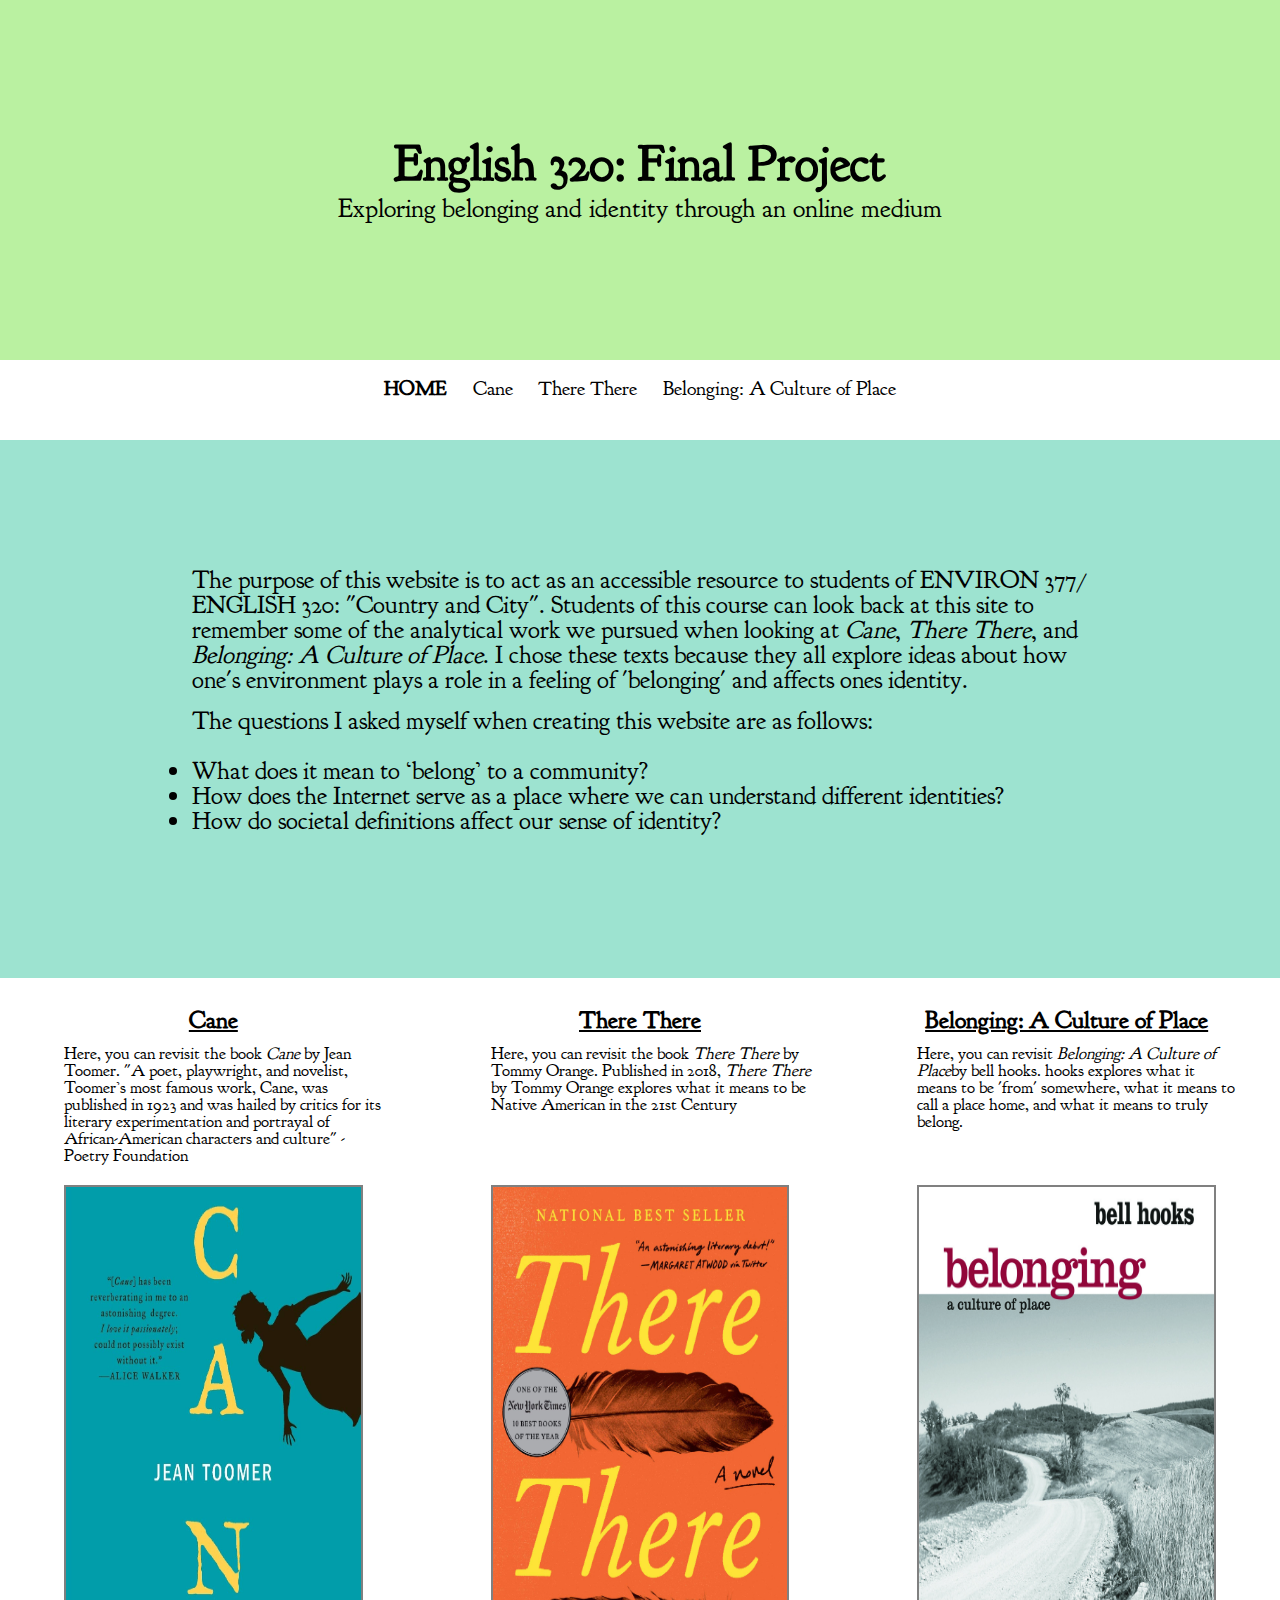
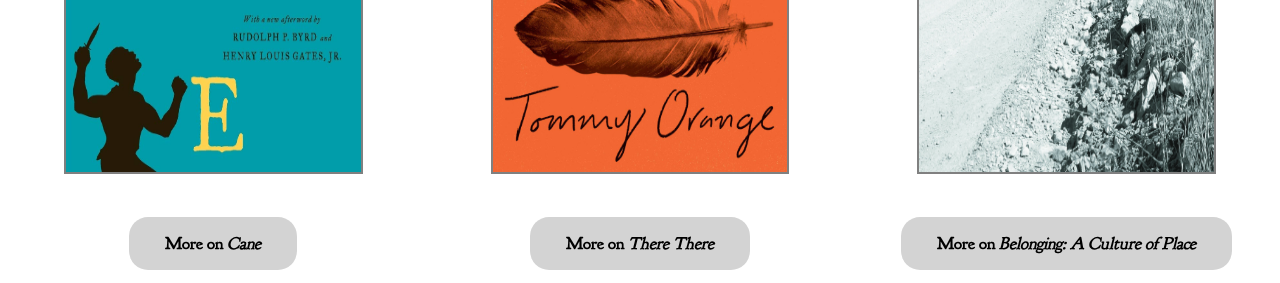
<file: index.html>
<!DOCTYPE html>
<html lang="en">
  <head>
    <meta charset="utf-8">
    <meta name="viewport" content="width=device-width, initial-scale=1.0">
    <link rel="stylesheet" type="text/css" href="css/html5reset.css">
    <link rel="stylesheet" type="text/css" href="css/style.css">
    <link rel="preconnect" href="https://fonts.gstatic.com"> 
    <link href="https://fonts.googleapis.com/css2?family=Goudy+Bookletter+1911&display=swap" rel="stylesheet">
  </head>
  <body>
    <header>
      <div class = "header-container">
        <div class="wrapper">
          <h1 class='hi'>English 320: Final Project</h1>
        </div>
        <div class='wrapper-text'>
          <p>Exploring belonging and identity through an online medium</p>
        </div>
      </div>

      <nav>
        <div class= "nav-menu" id = "nav-menu">
          <ul>
            <li><a class="current" href="index.html">Home</a></li>
            <li><a href="cane.html">Cane</a></li>
            <li><a href="therethere.html">There There</a></li>
            <li><a href="belonging.html">Belonging: A Culture of Place</a></li>
          </ul>
        </div>
      </nav>

    </header>

    <div class="statement">
      <p class="purpose">The purpose of this website is to act as an accessible resource to students
        of ENVIRON 377/ ENGLISH 320: "Country and City". Students of this course can
        look back at this site to remember some of the analytical work we pursued when 
        looking at <i>Cane</i>, <i>There There</i>, and <i>Belonging: A Culture of Place</i>. I chose these texts because
        they all explore ideas about how one's environment plays a role in a feeling of 'belonging' and 
        affects ones identity.
      </p> 
      <br>
      <p class="purpose2">The questions I asked myself when creating this website are as follows: <br> <br>
        <li>What does it mean to ‘belong’ to a community?</li>
        <li>How does the Internet serve as a place where we can understand different identities? </li>
        <li>How do societal definitions affect our sense of identity?</li> <br>
        
      </p>
    </div>

    <main id= "main">

      <div class="cane-page">
        <h2 class="content-heads">Cane</h2>
        <p>Here, you can revisit the book <i>Cane</i> by Jean Toomer. "A poet, playwright, and novelist, Toomer’s most famous work, Cane, 
          was published in 1923 and was hailed by critics for its literary experimentation 
          and portrayal of African-American characters and culture" - Poetry Foundation
        </p>
      </div>

        <div class='title-img1'>
          <img src="images/cane_image.jpg" class="cane_image" alt="Cane Book Cover">
          <button onclick="location.href='https://kwolberg.github.io/countryandcity/cane.html'" class ="home-button1" type="button">
            More on <i>Cane</i></button>
        </div>
      </div>




      <div class="therethere-page">
        <h2 class="content-heads">There There</h2>

        <p>Here, you can revisit the book <i>There There</i> by Tommy Orange. Published in 2018, 
          <i>There There</i> by Tommy Orange explores what it means to be Native American in the 21st Century
        </p>

      </div>

      <div class='title-img2'>
        <img src="images/therethere_image.jpg" class="therethere_image" alt="There There Cover">
        <button onclick="location.href='https://kwolberg.github.io/countryandcity/therethere.html'" class ="home-button2" type="button">
          More on <i>There There</i></button>
      </div>





      <div class="belonging-page">
        <h2 class="content-heads">Belonging: A Culture of Place</h2>
      
        <p>Here, you can revisit <i>Belonging: A Culture of Place</i>by bell hooks. hooks explores what it means to be 
          'from' somewhere, what it means to call a place home, and what it means to truly belong. 
        </p>
        </div>

        <div class='title-img3'>
          <img src="images/belonging-cover.jpg" class="belonging_image" alt="Belonging Cover">
          <button onclick="location.href='https://kwolberg.github.io/countryandcity/belonging.html'" class ="home-button3" type="button">
            More on <i>Belonging: A Culture of Place</i></button>
        </div>

      

       
    </main>



  </body>
</html>
</file>
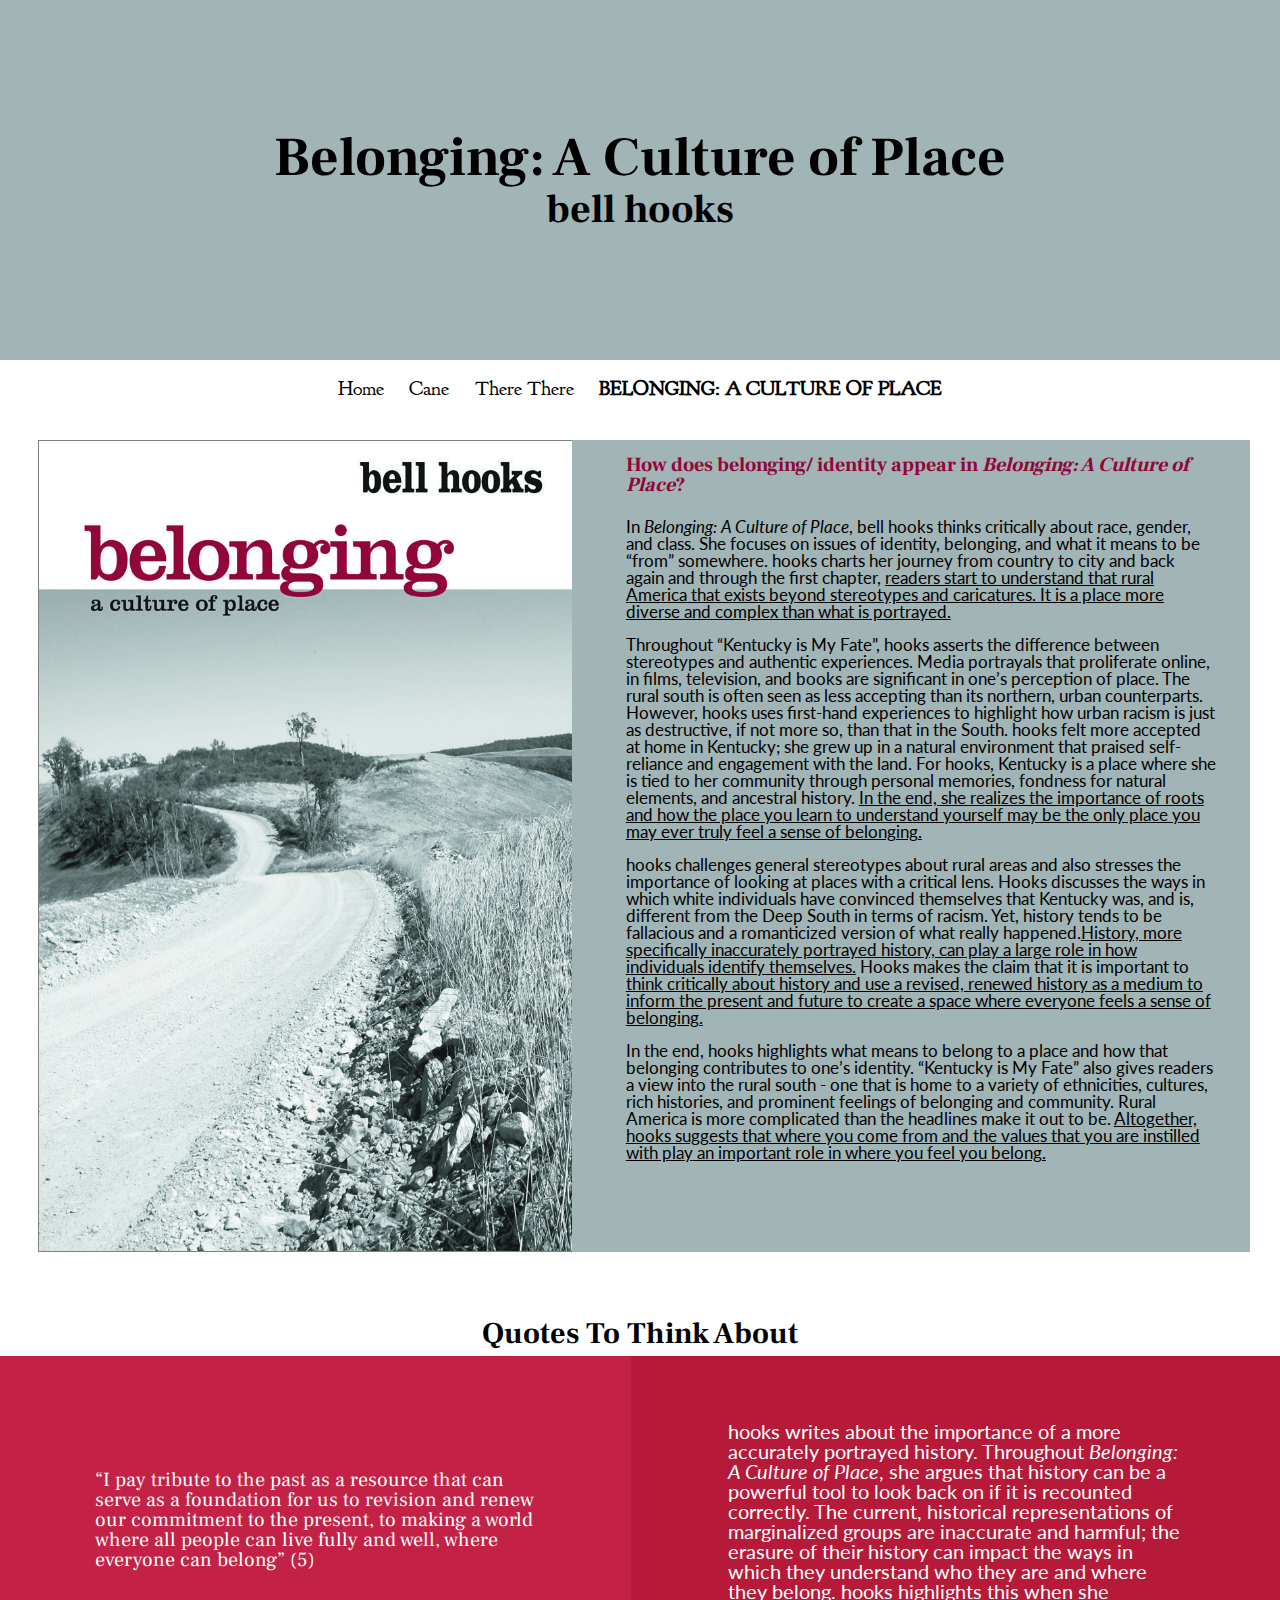
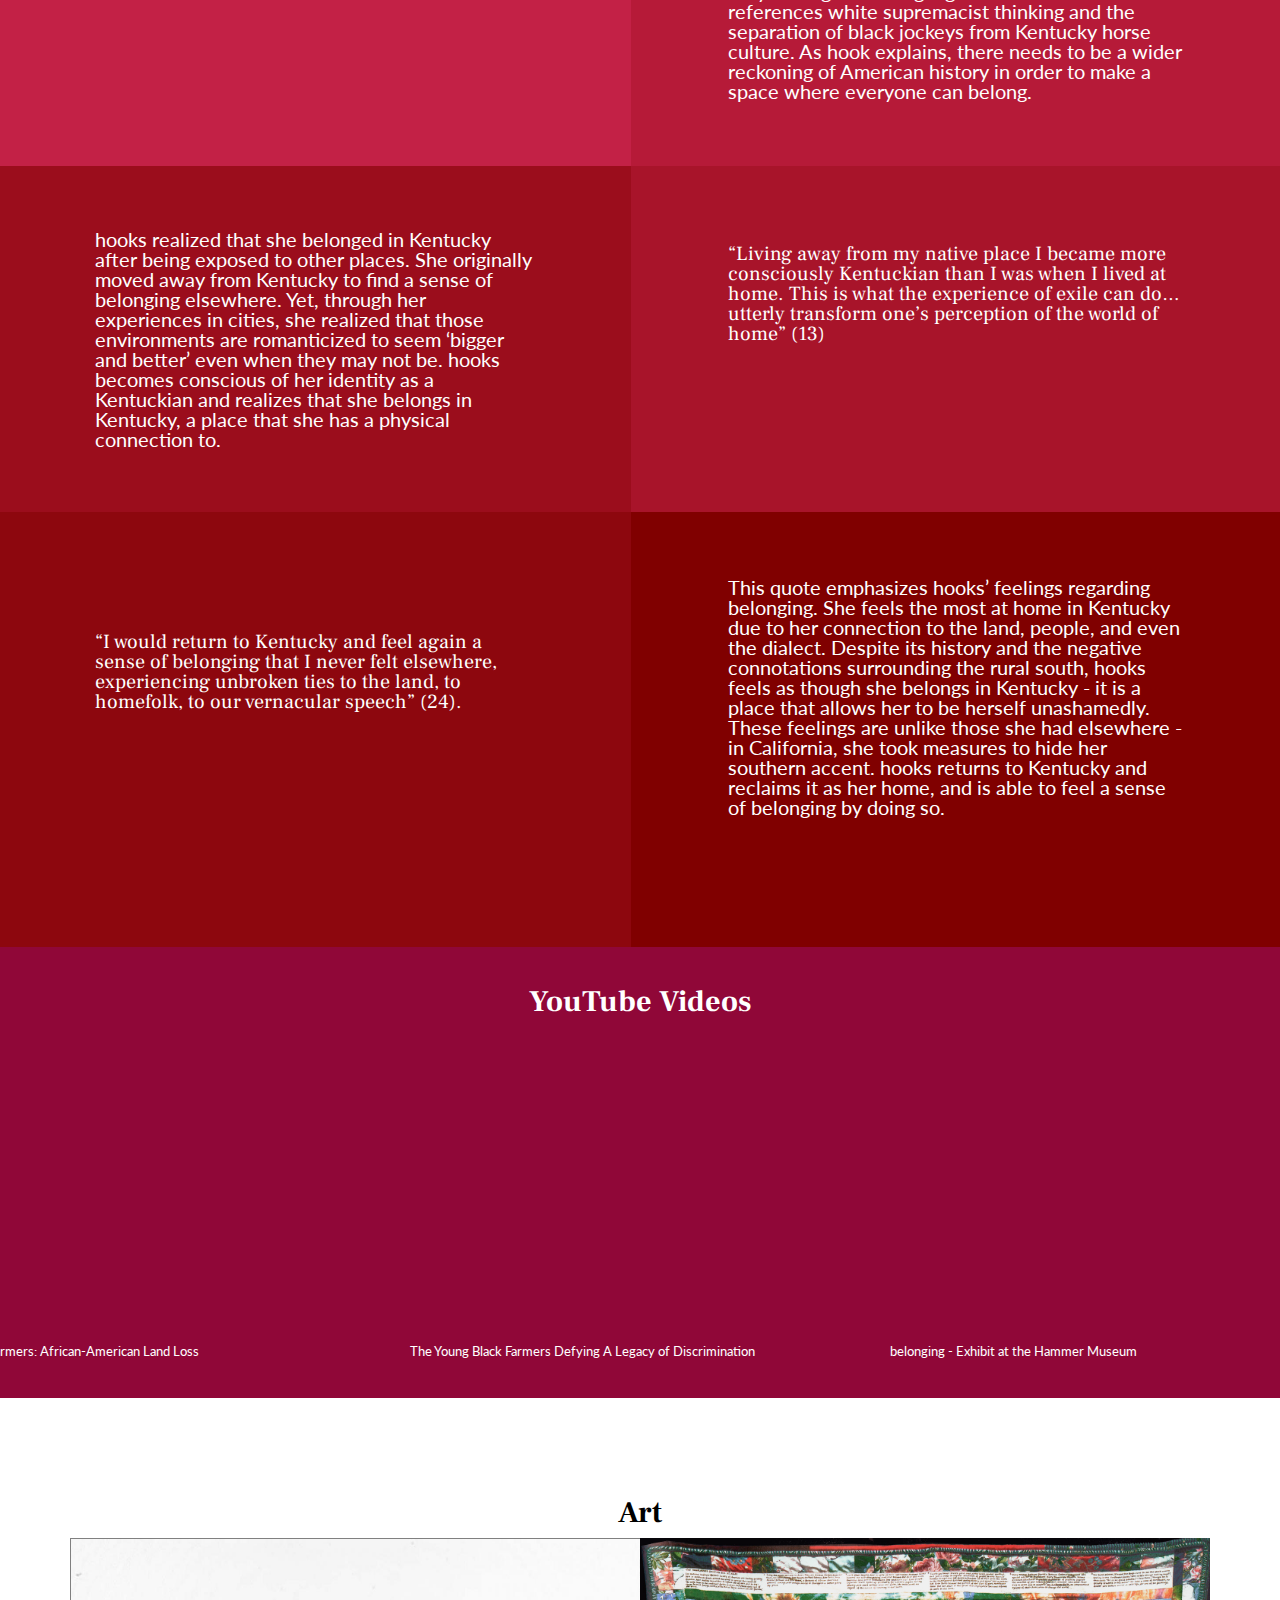
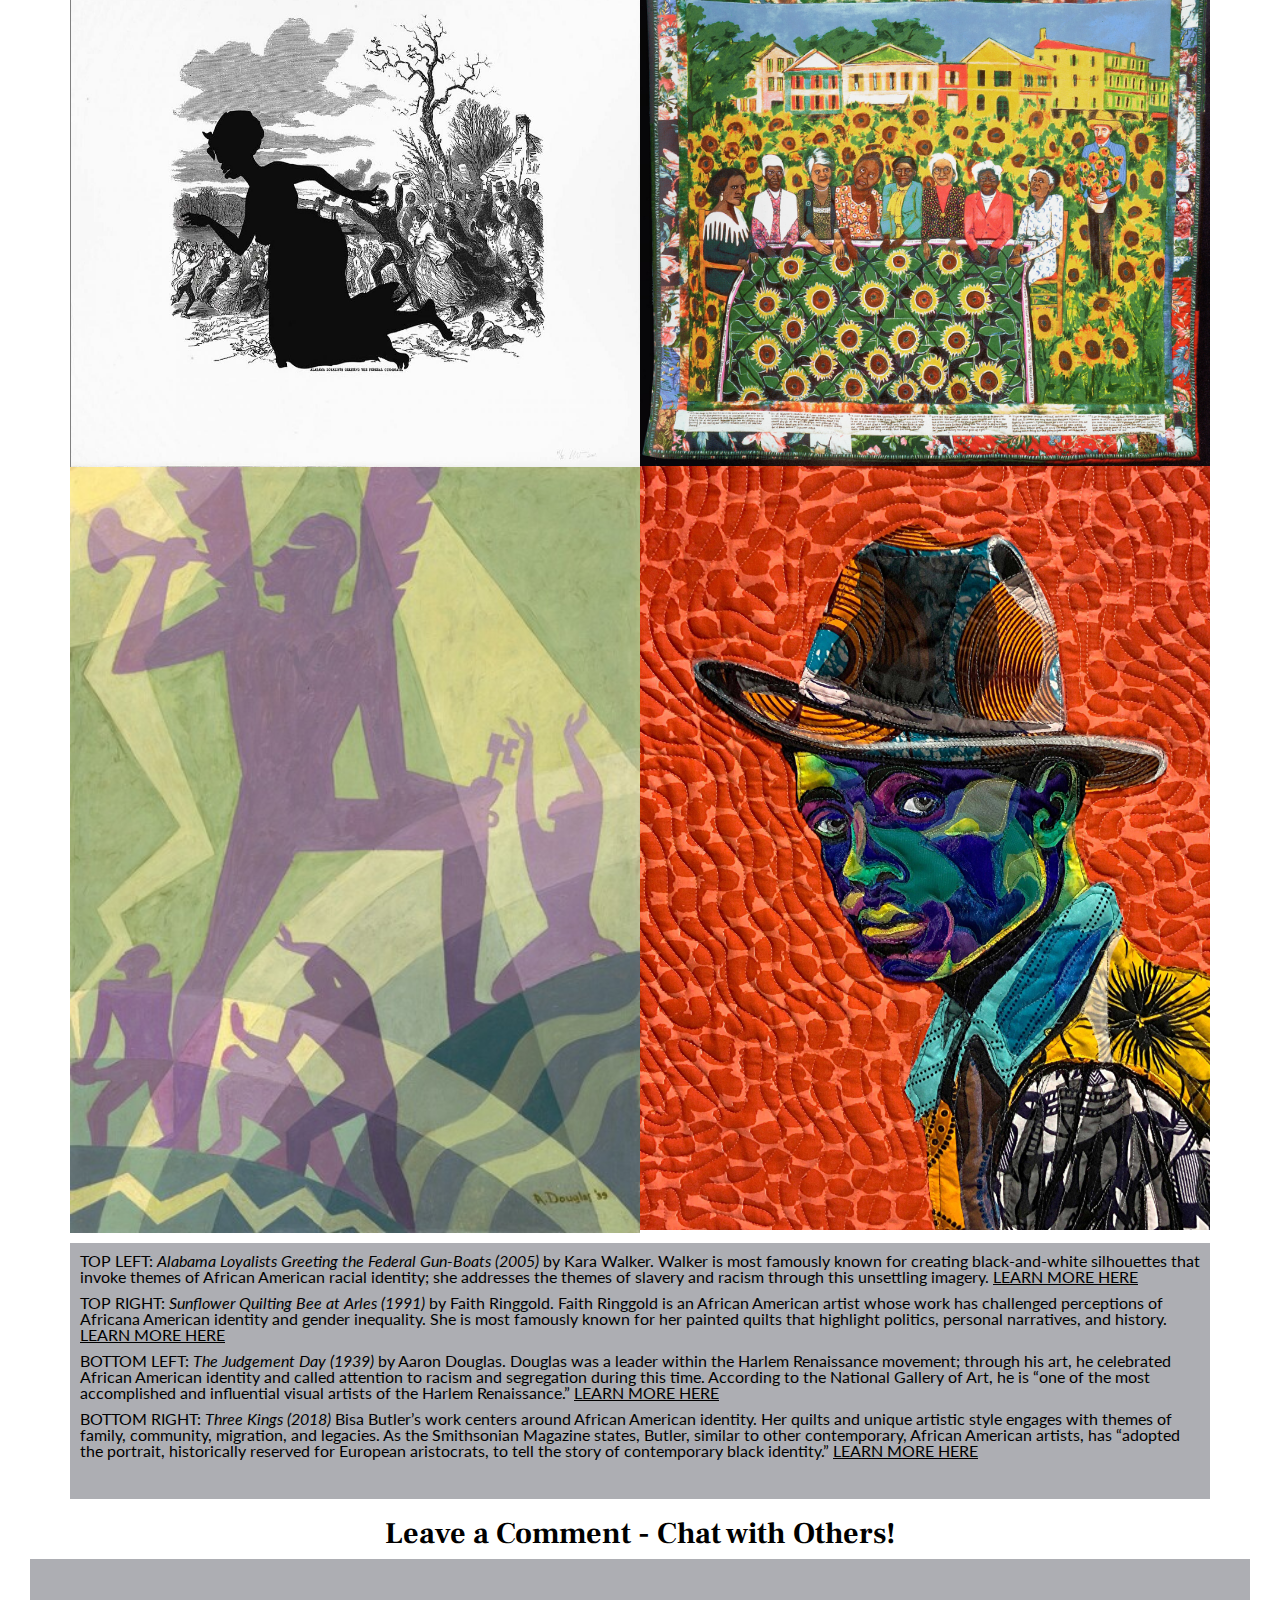
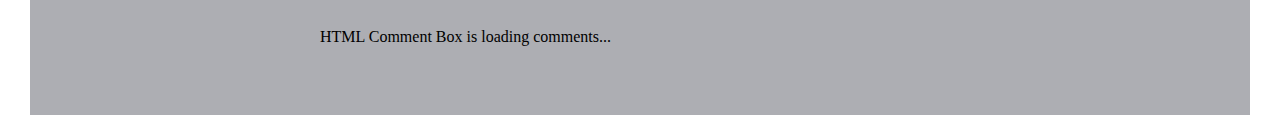
<file: belonging.html>
<!DOCTYPE html>
<html lang="en">
  <head>
    <meta charset="utf-8">
    <meta name="viewport" content="width=device-width, initial-scale=1.0">
    <link rel="stylesheet" type="text/css" href="css/html5reset.css">
    <link rel="stylesheet" type="text/css" href="css/style.css">
    <link rel="preconnect" href="https://fonts.gstatic.com">
    <link href="https://fonts.googleapis.com/css2?family=Frank+Ruhl+Libre:wght@500&family=Goudy+Bookletter+1911&family=Lato:wght@300&display=swap" rel="stylesheet">
  </head>
  <body>
    <header>
      <div class = "belonging">
        <div class="belonging-wrapper">
          <h1 class='belonging-text'>Belonging: A Culture of Place</h1>
        </div>
        <div class="belonging-wrapper">
          <h2 class="author-text-belong">bell hooks</h2>
        </div>
      </div>

      <nav>
        <div class= "nav-menu" id = "nav-menu">
          <ul>
            <li><a href="index.html">Home</a></li>
            <li><a href="cane.html">Cane</a></li>
            <li><a href="therethere.html">There There</a></li>
            <li><a class="current" href="belonging.html">Belonging: A Culture of Place</a></li>
          </ul>
        </div>
      </nav>
    </header>

    <main>
      <div class="main-belonging">
        <div class="belong-pic">
          <img src="images/belonging-cover.jpg" class="belonging_page" alt="Belonging Book Cover">
        </div>


        <div class='belong-content'>
          <h4 class='belong-titlep'>How does belonging/ identity appear in <i>Belonging: A Culture of Place</i>?</h4>
          <br>
          <p>
            In <i>Belonging: A Culture of Place</i>, bell hooks thinks critically about race, gender, and class.
            She focuses on issues of identity, belonging, and what it means to be “from” somewhere. hooks charts her 
            journey from country to city and back again and through the first chapter, <u>readers start to understand that 
            rural America that exists beyond stereotypes and caricatures. It is a place more diverse and complex than what 
            is portrayed. </u>
          </p>
          <br>
          <p>
            Throughout “Kentucky is My Fate”, hooks asserts the difference between stereotypes and authentic experiences. 
            Media portrayals that proliferate online, in films, television, and  books are significant in one’s perception of place. 
            The rural south is often seen as less accepting than its northern, urban counterparts. However, hooks uses first-hand 
            experiences to highlight how urban racism is just as destructive, if not more so, than that in the South. hooks felt more
            accepted at home in Kentucky; she grew up in a natural environment that praised self-reliance and engagement with the land. 
            For hooks, Kentucky is a place where she is tied to her community through personal memories, fondness for natural elements,
            and ancestral history. <u>In the end, she realizes the importance of roots and how the place you learn to understand yourself 
            may be the only place you may ever truly feel a sense of belonging. </u>
          </p>
          <br>
          <p>
            hooks challenges general stereotypes about rural areas and also stresses the importance of looking at places 
            with a critical lens. Hooks discusses the ways in which white individuals have convinced themselves that Kentucky was,
            and is, different from the Deep South in terms of racism. Yet, history tends to be fallacious and a romanticized version 
            of what really happened.<u>History, more specifically inaccurately portrayed history, can play a large role in how individuals
            identify themselves.</u>  Hooks makes the claim that it is important to <u>think critically about history and use a revised, 
            renewed history as a medium to inform the present and future to create a space where everyone feels a sense of belonging.</u> 
          </p>
          <br>
          <p>
            In the end, hooks highlights what means to belong to a place and how that belonging contributes to one’s identity.
            “Kentucky is My Fate” also gives readers a view into the rural south - one that is home to a variety of ethnicities,
            cultures, rich histories, and prominent feelings of belonging and community. Rural America is more complicated than 
            the headlines make it out to be. <u>Altogether, hooks suggests that where you come from and the values that you are 
            instilled with play an important role in where you feel you belong. </u>
          </p>
        </div>
      </div>


      <h2 class='think-belong quotes-belong'> Quotes To Think About</h2>
      <div class="middle">
        <div class="txt quote1-belong">
          <p>
            “I pay tribute to the past as a resource that can serve as a foundation for us to revision and renew 
            our commitment to the present, to making a world where all people can live fully and well, 
            where everyone can belong” (5)
          </p>
        </div>
        <div class="txt analysis1-belong">
          <p>
            hooks writes about the importance of a more accurately portrayed history. 
            Throughout <i>Belonging: A Culture of Place</i>, she argues that history can be a powerful tool to look back on if it is 
            recounted correctly. The current, historical representations of marginalized groups are inaccurate and harmful; 
            the erasure of their history can impact the ways in which they understand who they are and where they belong. 
            hooks highlights this when she references white supremacist thinking and the separation of black jockeys from 
            Kentucky horse culture. As hook explains, there needs to be a wider reckoning of American history in order to 
            make a space where everyone can belong.
          </p>
        </div>

        <div class="txt quote2-belong">
          <p>
            “Living away from my native place I became more consciously Kentuckian than I was when I lived at home. 
            This is what the experience of exile can do… utterly transform one’s perception of the world of home” (13)
          </p>
        </div>
        <div class="txt analysis2-belong">
          <p>
            hooks realized that she belonged in Kentucky after being exposed to other places. She originally moved away from Kentucky
            to find a sense of belonging elsewhere. Yet, through her experiences in cities, she realized that those environments 
            are romanticized to seem ‘bigger and better’ even when they may not be. hooks becomes conscious of her identity as a 
            Kentuckian and realizes that she belongs in Kentucky, a place that she has a physical connection to. 
          </p>
        </div>

        <div class="txt quote3-belong">
          <p>
            “I would return to Kentucky and feel again a sense of belonging that I never felt elsewhere, 
            experiencing unbroken ties to the land, to homefolk, to our vernacular speech” (24). 
          </p>
        </div>

        <div class="txt analysis3-belong">
          <p>
            This quote emphasizes hooks’ feelings regarding belonging. She feels the most at home in Kentucky due to her 
            connection to the land,  people, and even the dialect. Despite its history and the negative connotations surrounding 
            the rural south, hooks feels as though she belongs in Kentucky -  it is a place that allows her to 
            be herself unashamedly. These feelings are unlike those she had elsewhere - in California, 
            she took measures to hide her southern accent. hooks returns to Kentucky and reclaims it as her home, 
            and is able to feel a sense of belonging by doing so. 
          </p>
        </div>
      </div>
      
      <h2 class="educ-belong quotes-belong">YouTube Videos</h2>

      <div class="bottom-mid-belong">
        <div class="belong-vid1">
            <iframe width="460" height="315" src="https://www.youtube.com/embed/kMHUs7arFEI" 
            title="YouTube video player" frameborder="0" allow="accelerometer; autoplay; 
            clipboard-write; encrypted-media; gyroscope; picture-in-picture" allowfullscreen></iframe>
          <p>Forgotten Farmers: African-American Land Loss</p>
        </div>
  
        <div class="belong-vid2">
            <iframe width="460" height="315" src="https://www.youtube.com/embed/Cxbdwsy88V4" 
            title="YouTube video player" frameborder="0" allow="accelerometer; autoplay; clipboard-write; 
            encrypted-media; gyroscope; picture-in-picture" allowfullscreen></iframe>
          <p>The Young Black Farmers Defying A Legacy of Discrimination</p>
        </div>
  
        <div class="belong-vid3">
            <iframe width="460" height="315" src="https://www.youtube.com/embed/nGel-4A5AtQ" 
            title="YouTube video player" frameborder="0" allow="accelerometer; autoplay; clipboard-write; 
            encrypted-media; gyroscope; picture-in-picture" allowfullscreen></iframe>
           <p>belonging - Exhibit at the Hammer Museum</p>
        </div>
      </div>

     
      <h2 class="quotes-belong">Art</h2>

      <div class="belong-imgs">
        <div class="belong-art container1"><img src="images/walker-img.jpg"></div>
        <div class="belong-art container2"><img src="images/ringgold-img.jpg"></div>
        <div class="belong-art container3"><img src="images/douglas-img.jpg"></div>
        <div class="belong-art container4"><img src="images/butler-img.jpg"></div>
        <div class="belong-descriptions">
          <p class="top-top">
            TOP LEFT: <i>Alabama Loyalists Greeting the Federal Gun-Boats (2005)</i> by Kara Walker. Walker is most famously known 
            for creating black-and-white silhouettes that invoke themes of African American racial identity; she addresses the 
            themes of slavery and racism through this unsettling imagery. 
            <a href="http://www.karawalkerstudio.com/" style="text-decoration: underline;" >LEARN MORE HERE</a>
          </p>

          <p>
            TOP RIGHT: <i>Sunflower Quilting Bee at Arles (1991)</i> by Faith Ringgold. Faith Ringgold is an African American 
            artist whose work has challenged perceptions of Africana American identity and gender inequality. 
            She is most famously known for her painted quilts that highlight politics, personal narratives, and history.  
           <a href="https://www.faithringgold.com/" style="text-decoration: underline;" >LEARN MORE HERE</a>
         </p>

         <p>
          BOTTOM LEFT: <i>The Judgement Day (1939)</i> by Aaron Douglas. Douglas was a leader within the Harlem Renaissance movement; 
          through his art, he celebrated African American identity and called attention to racism and segregation during this 
          time. According to the National Gallery of Art, he is “one of the most accomplished and influential visual artists of 
          the Harlem Renaissance.” 
          <a href="https://www.nga.gov/collection/artist-info.38654.html" style="text-decoration: underline" >LEARN MORE HERE</a>
        </p>

        <p class="bottom-bottom">
         BOTTOM RIGHT: <i>Three Kings (2018)</i> Bisa Butler’s work centers around African American identity. 
         Her quilts and unique artistic style engages with themes of family, community, migration, and legacies. 
         As the Smithsonian Magazine states, Butler, similar to other contemporary, African American artists, 
         has “adopted the portrait, historically reserved for European aristocrats, to tell the story of contemporary black identity.”
          <a href="https://www.smithsonianmag.com/arts-culture/bisa-butler-stitches-together-quilts-african-american-experience-180975397/" style="text-decoration: underline" >LEARN MORE HERE</a>
        </p>
        </div>
      </div>

      <h2 class="end quotes-belong">Leave a Comment  - Chat with Others!</h2>
      <div class="be-comments">

      <!-- begin wwww.htmlcommentbox.com -->
       <div id="HCB_comment_box"><a href="http://www.htmlcommentbox.com">HTML Comment Box</a> is loading comments...</div>
       <link rel="stylesheet" type="text/css" href="https://www.htmlcommentbox.com/static/skins/bootstrap/twitter-bootstrap.css?v=0" />
       <script type="text/javascript" id="hcb"> /*<!--*/ if(!window.hcb_user){hcb_user={};} (function(){var s=document.createElement("script"), l=hcb_user.PAGE || (""+window.location).replace(/'/g,"%27"), h="https://www.htmlcommentbox.com";s.setAttribute("type","text/javascript");s.setAttribute("src", h+"/jread?page="+encodeURIComponent(l).replace("+","%2B")+"&mod=%241%24wq1rdBcg%24c5qG6X0HiNQbRKyhVCHBn1"+"&opts=16862&num=10&ts=1619031377214");if (typeof s!="undefined") document.getElementsByTagName("head")[0].appendChild(s);})(); /*-->*/ </script>
       <!-- end www.htmlcommentbox.com -->

      </div>
    </main>
</html>
</file>
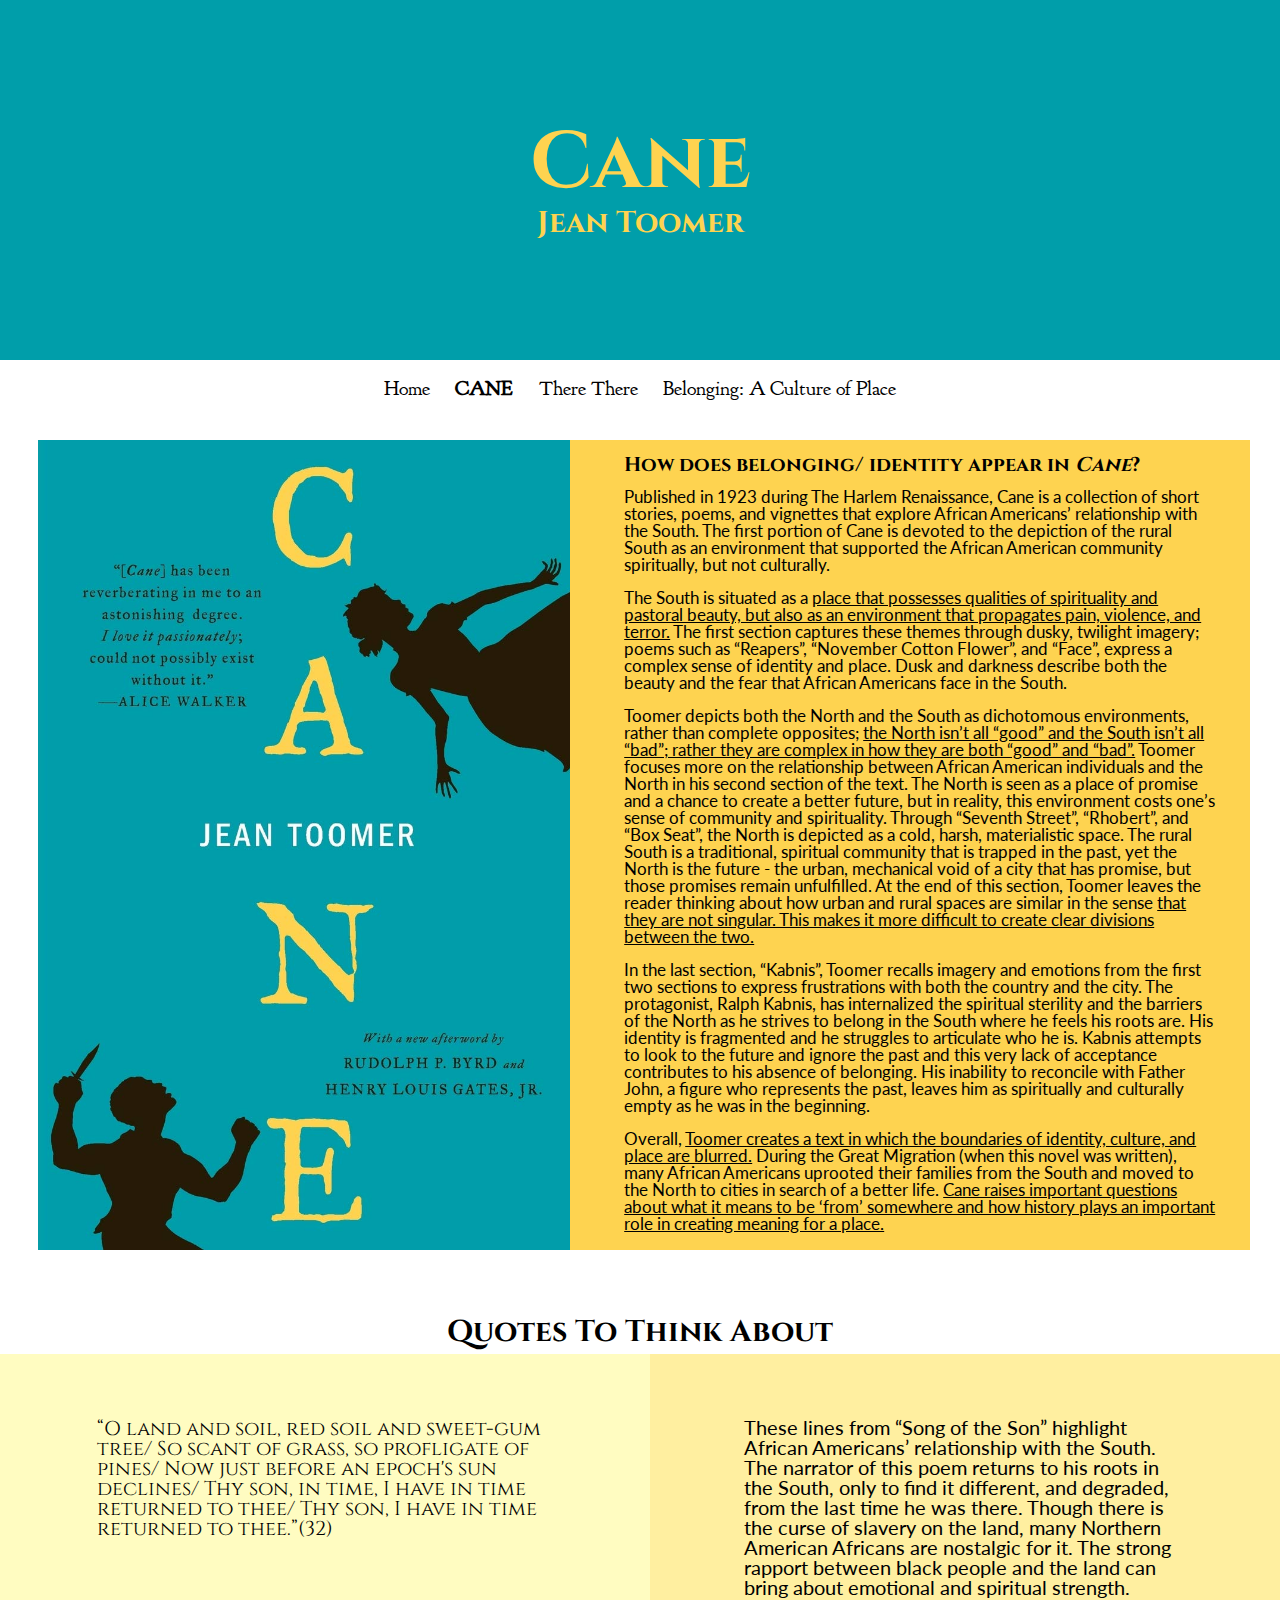
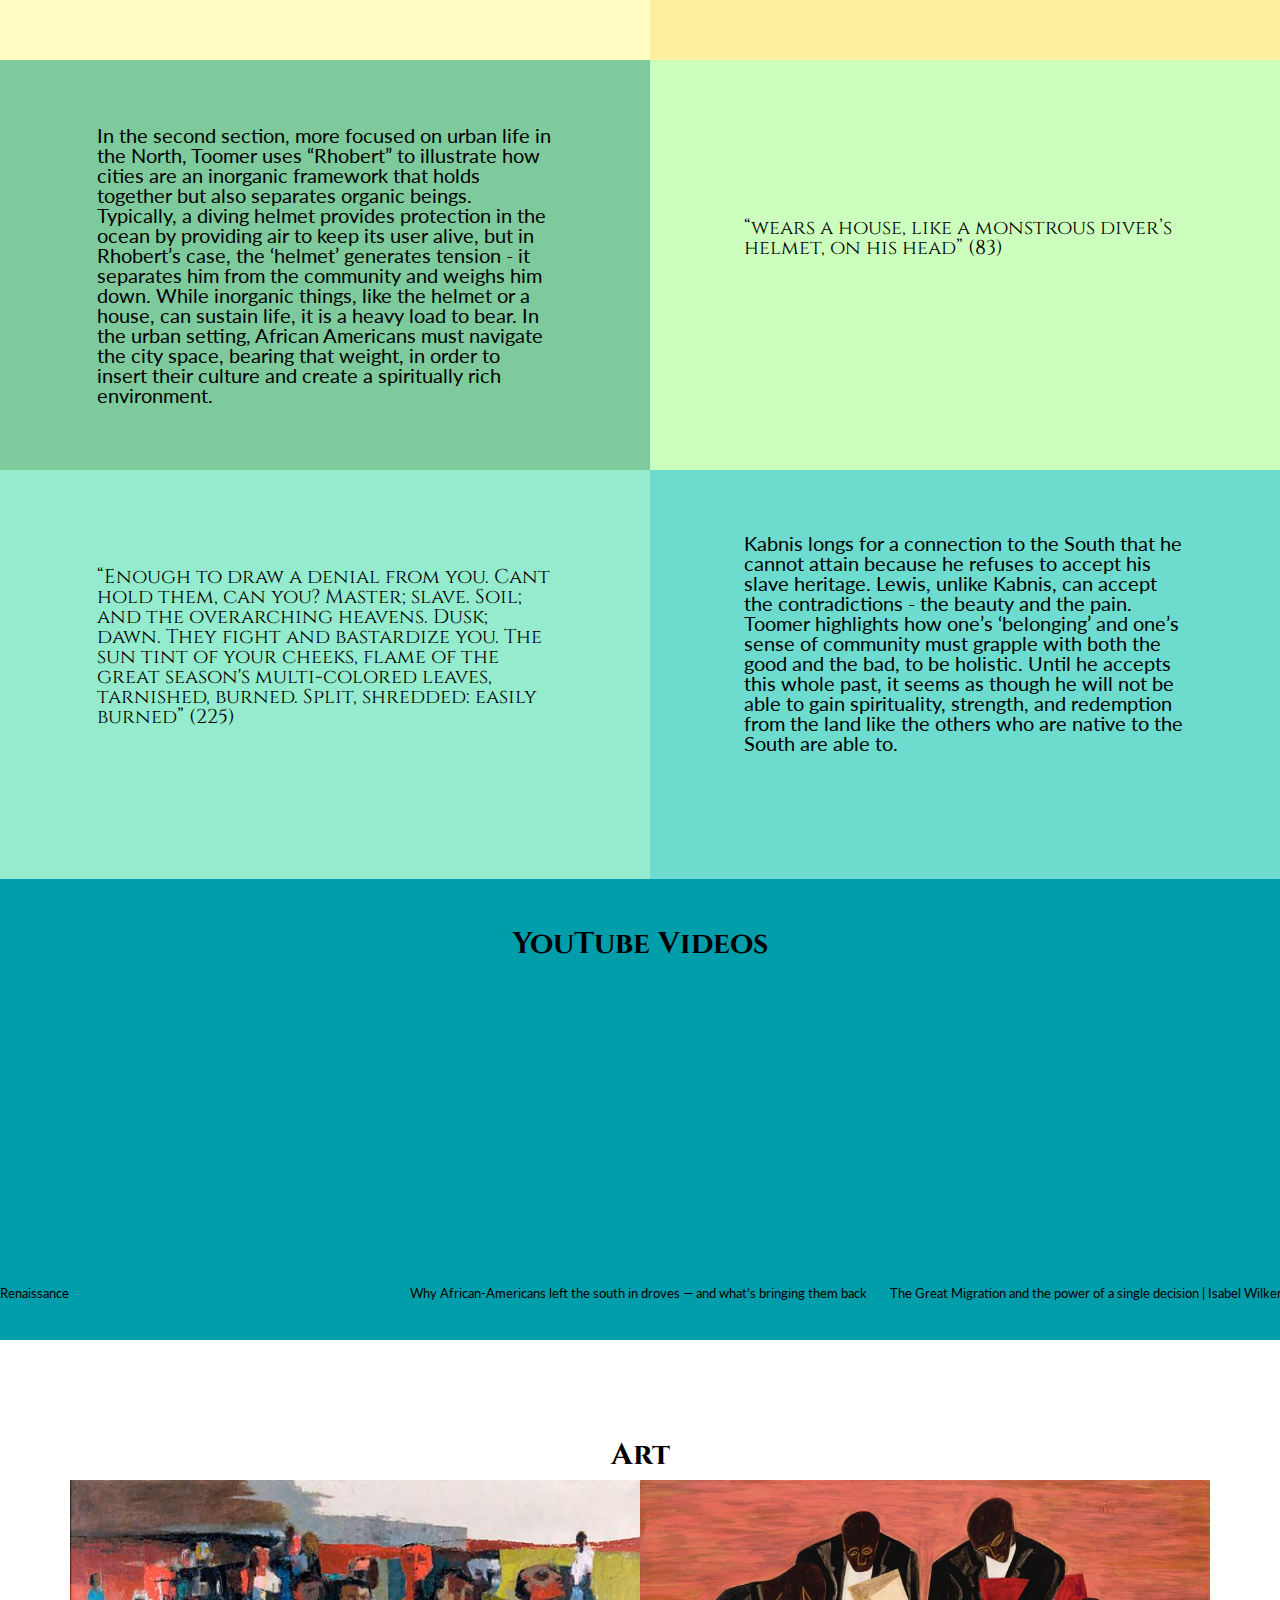
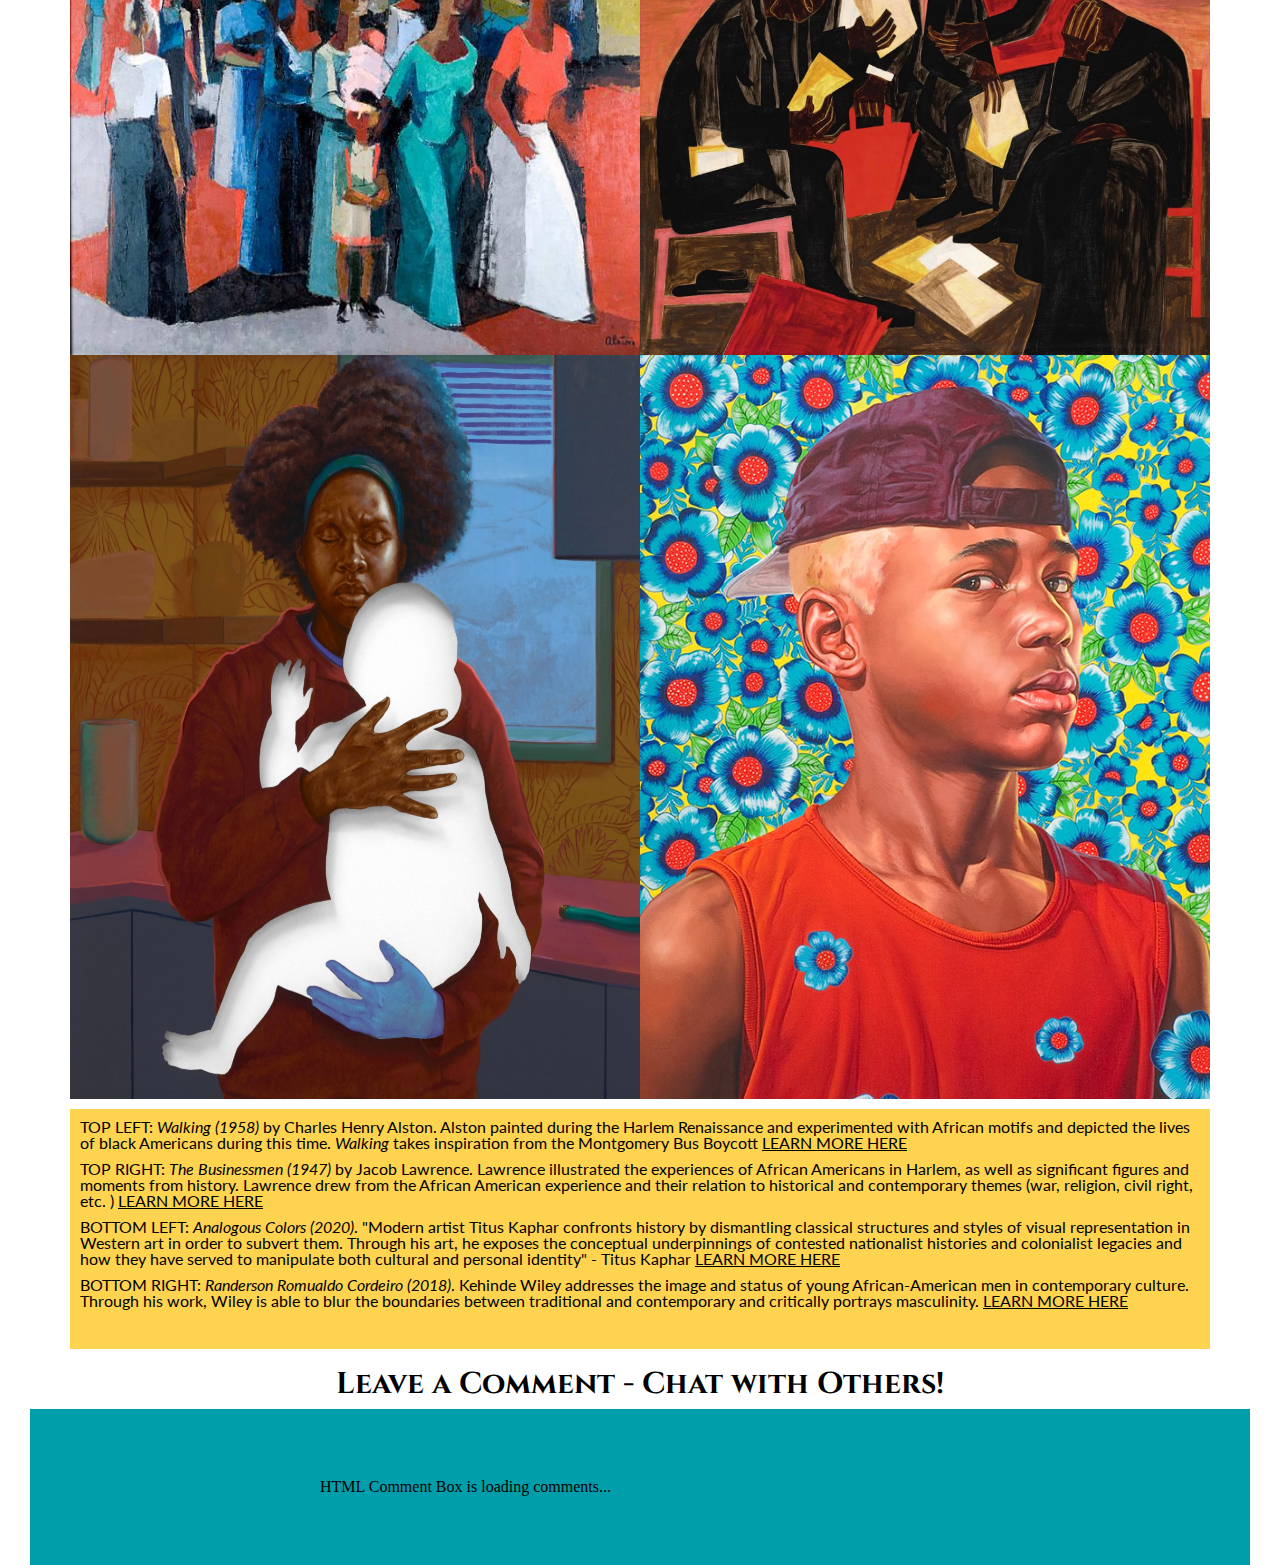
<file: cane.html>
<!DOCTYPE html>
<html lang="en">
  <head>
    <meta charset="utf-8">
    <meta name="viewport" content="width=device-width, initial-scale=1.0">
    <link rel="stylesheet" type="text/css" href="css/html5reset.css">
    <link rel="stylesheet" type="text/css" href="css/style.css">
    <link rel="preconnect" href="https://fonts.gstatic.com">
    <link href="https://fonts.googleapis.com/css2?family=Cinzel&family=Lato:wght@300&family=Goudy+Bookletter+1911&display=swap" rel="stylesheet">
  </head>
  <body>
    <header>
      <div class = "cane">
        <div class="cane-wrapper">
          <h1 class='cane-text'>Cane</h1>
        </div>
        <div class="cane-wrapper">
          <h2 class="author-text">Jean Toomer</h2>
        </div>
      </div>

      <nav>
        <div class= "nav-menu" id = "nav-menu">
          <ul>
            <li><a href="index.html">Home</a></li>
            <li><a class="current" href="cane.html">Cane</a></li>
            <li><a href="therethere.html">There There</a></li>
            <li><a href="belonging.html">Belonging: A Culture of Place</a></li>
          </ul>
        </div>
      </nav>
    </header>

    <main>
      <div class="begin-main">
        <div class="cane-pic">
          <img src="images/cane_image.jpg" class="cane_page" alt="Cane Book Cover">
        </div>


        <div class='cane-content'>
          <h4 class='titlep'>How does belonging/ identity appear in <i>Cane</i>?</h4>
          <br>
          <p>
            Published in 1923 during The Harlem Renaissance, Cane is a collection of short stories, 
            poems, and vignettes that explore African Americans’ relationship with the South. The 
            first portion of Cane is devoted to the depiction of the rural South as an environment 
            that supported the African American community spiritually, but not culturally. 
          </p>
          <br>
          <p>
            The South is situated as a <u>place that possesses qualities of spirituality and 
              pastoral beauty, but also as an environment that propagates pain, violence, and 
              terror.</u> The first section captures these themes through dusky, twilight imagery; 
            poems such as “Reapers”, “November Cotton Flower”, and “Face”, express a complex 
            sense of identity and place. Dusk and darkness describe both the beauty and the fear
            that African Americans face in the South. 
          </p>
          <br>
          <p>
            Toomer depicts both the North and the South as dichotomous environments, rather 
            than complete opposites; <u> the North isn’t all “good” and the South isn’t all “bad”; 
              rather they are complex in how they are both “good” and “bad”.</u> Toomer focuses more 
            on the relationship between African American individuals and the North in his second 
            section of the text. The North is seen as a place of promise and a chance to create a 
            better future, but in reality, this environment costs one’s sense of community and 
            spirituality. Through “Seventh Street”, “Rhobert”, and “Box Seat”, the North is 
            depicted as a cold, harsh, materialistic space. The rural South is a traditional, 
            spiritual community that is trapped in the past, yet the North is the future - the urban, 
            mechanical void of a city that has promise, but those promises remain unfulfilled. 
            At the end of this section, Toomer leaves the reader thinking about how urban and 
            rural spaces are similar in the sense <u>that they are not singular. This makes it more 
              difficult to create clear divisions between the two. </u>
          </p>
          <br>
          <p>
            In the last section, “Kabnis”, Toomer recalls imagery and emotions from the first 
            two sections to express frustrations with both the country and the city. The 
            protagonist, Ralph Kabnis, has internalized the spiritual sterility and the barriers 
            of the North as he strives to belong in the South where he feels his roots are. His 
            identity is fragmented and he struggles to articulate who he is. Kabnis attempts to look 
            to the future and ignore the past and this very lack of acceptance contributes to 
            his absence of belonging. His inability to reconcile with Father John, a figure 
            who represents the past, leaves him as spiritually and culturally empty as he was
            in the beginning. 
          </p>
          <br>
          <p>
            Overall, <u>Toomer creates a text in which the boundaries of identity, culture, and 
              place are blurred.</u> During the Great Migration (when this novel was written), many 
            African Americans uprooted their families from the South and moved to the North to 
            cities in search of a better life. <u>Cane raises important questions about what it 
              means to be ‘from’ somewhere and how history plays an important role in creating 
              meaning for a place.</u>
          </p>
        </div>
      </div>


      <h2 class='think quotes'> Quotes To Think About</h2>
      <div class="middle">
        <div class="txt quote1">
          <p>
          “O land and soil, red soil and sweet-gum tree/ So scant of grass, 
            so profligate of pines/ Now just before an epoch's sun declines/ 
            Thy son, in time, I have in time returned to thee/ Thy son, I have in time 
            returned to thee.”(32)
          </p>
        </div>
        <div class="txt analysis1">
          <p>
            These lines from “Song of the Son” highlight African Americans’ 
            relationship with the South. The narrator of this poem returns to his roots in the 
            South, only to find it different, and degraded, from the last time he was there. 
            Though there is the curse of slavery on the land, many Northern American Africans are 
            nostalgic for it. The strong rapport between black people and the land can bring about 
            emotional and spiritual strength.
          </p>
        </div>

        <div class="txt quote2">
          <p>
            “wears a house, like a monstrous diver’s helmet, on his head” (83)
          </p>
        </div>
        <div class="txt analysis2">
          <p>
            In the second section, more focused on urban life in the North, Toomer uses “Rhobert” to 
            illustrate how cities are an inorganic framework that holds together but also separates 
            organic beings. Typically, a diving helmet provides protection in the ocean by providing air 
            to keep its user alive, but in Rhobert’s case, the ‘helmet’ generates tension - it separates 
            him from the community and weighs him down. While inorganic things, like the helmet or a house, 
            can sustain life, it is a heavy load to bear. In the urban setting, African Americans must navigate 
            the city space, bearing that weight, in order to insert their culture and create a spiritually rich 
            environment. 
          </p>
        </div>

        <div class="txt quote3">
          <p>
            “Enough to draw a denial from you. Cant hold them, can you? Master; slave. 
            Soil; and the overarching heavens. Dusk; dawn. They fight and bastardize you. 
            The sun tint of your cheeks, flame of the great season's multi-colored leaves, 
            tarnished, burned. Split, shredded: easily burned” (225)
          </p>
        </div>

        <div class="txt analysis3">
          <p>
            Kabnis longs for a connection to the South that he cannot attain because he refuses to 
            accept his slave heritage. Lewis, unlike Kabnis, can accept the contradictions - the 
            beauty and the pain. Toomer highlights how one’s ‘belonging’ and one’s sense of community 
            must grapple with both the good and the bad, to be holistic. Until he accepts this whole past, 
            it seems as though he will not be able to gain spirituality, strength, and redemption 
            from the land like the others who are native to the South are able to. 
          </p>
        </div>
      </div>
      
      <h2 class="educ quotes">YouTube Videos</h2>

      <div class="bottom-mid">
        <div class="cane-vid1">
          <iframe width="460" height="315" src="https://www.youtube.com/embed/9gboEyrj02g" title="YouTube video player" 
          frameborder="0" allow="accelerometer; autoplay; clipboard-write; encrypted-media; gyroscope; picture-in-picture" 
          allowfullscreen></iframe>
          <p>The Harlem Renaissance</p>
        </div>
  
        <div class="cane-vid2">
          <iframe width="460" height="315" 
          src="https://www.youtube.com/embed/VCdTyl141bA" title="YouTube video player" 
          frameborder="0" allow="accelerometer; autoplay; clipboard-write; encrypted-media; gyroscope; 
          picture-in-picture" allowfullscreen></iframe>
          <p>Why African-Americans left the south in droves — and what's bringing them back</p>
        </div>
  
        <div class="cane-vid3">
           <iframe width="460" height="315" src="https://www.youtube.com/embed/n3qA8DNc2Ss" 
           title="YouTube video player" frameborder="0" allow="accelerometer; autoplay; clipboard-write; 
           encrypted-media; gyroscope; picture-in-picture" allowfullscreen></iframe>
           <p>The Great Migration and the power of a single decision | Isabel Wilkerson</p>
        </div>
      </div>

     
      <h2 class="quotes">Art</h2>

      <div class="cane-imgs">
        <div class="cane-art art-container1"><img src="images/alston-img.jpg"></div>
        <div class="cane-art art-container2"><img src="images/jacob-lawrence-img.jpg"></div>
        <div class="cane-art art-container3"><img src="images/kaphur-img.jpg"></div>
        <div class="cane-art art-container4"><img src="images/kehinde-wiley-img.jpg"></div>
        <div class="descriptions">
          <p class="top-top">
            TOP LEFT: <i>Walking (1958)</i> by Charles Henry Alston. Alston painted during the Harlem
            Renaissance and experimented with African motifs and depicted the lives of
            black Americans during this time. <i>Walking</i> takes inspiration from the Montgomery Bus Boycott
            <a href="https://americanart.si.edu/education/oh-freedom/charles-henry-alston" style="text-decoration: underline;" >LEARN MORE HERE</a>
          </p>

          <p>
            TOP RIGHT: <i>The Businessmen (1947)</i> by Jacob Lawrence. Lawrence illustrated the experiences of African Americans  in Harlem, as well as
            significant figures and moments from history. Lawrence drew from the African American experience and their relation to
            historical and contemporary themes (war, religion, civil right, etc. )
           <a href="https://lawrencemigration.phillipscollection.org/artist/about-jacob-lawrence" style="text-decoration: underline;" >LEARN MORE HERE</a>
         </p>

         <p>
          BOTTOM LEFT: <i>Analogous Colors (2020)</i>. "Modern artist Titus Kaphar confronts history by dismantling classical structures and
          styles of visual representation in Western art in order to subvert them. Through his art, he exposes the conceptual underpinnings
           of contested nationalist histories and colonialist legacies and how they have
           served to manipulate both cultural and personal identity" - Titus Kaphar
          <a href="https://kapharstudio.com/" style="text-decoration: underline" >LEARN MORE HERE</a>
        </p>

        <p class="bottom-bottom">
         BOTTOM RIGHT: <i>Randerson Romualdo Cordeiro (2018)</i>. Kehinde Wiley addresses the image and status of young African-American men
          in  contemporary culture. Through his work, Wiley is able to blur the boundaries between
          traditional and contemporary and critically portrays masculinity. 
          <a href="https://kapharstudio.com/" style="text-decoration: underline" >LEARN MORE HERE</a>
        </p>
        </div>
      </div>

      <h2 class="end quotes">Leave a Comment  - Chat with Others!</h2>
      <div class="comments">

      <!-- begin wwww.htmlcommentbox.com -->
       <div id="HCB_comment_box"><a href="http://www.htmlcommentbox.com">HTML Comment Box</a> is loading comments...</div>
       <link rel="stylesheet" type="text/css" href="https://www.htmlcommentbox.com/static/skins/bootstrap/twitter-bootstrap.css?v=0" />
       <script type="text/javascript" id="hcb"> /*<!--*/ if(!window.hcb_user){hcb_user={};} (function(){var s=document.createElement("script"), l=hcb_user.PAGE || (""+window.location).replace(/'/g,"%27"), h="https://www.htmlcommentbox.com";s.setAttribute("type","text/javascript");s.setAttribute("src", h+"/jread?page="+encodeURIComponent(l).replace("+","%2B")+"&mod=%241%24wq1rdBcg%24c5qG6X0HiNQbRKyhVCHBn1"+"&opts=16862&num=10&ts=1619031377214");if (typeof s!="undefined") document.getElementsByTagName("head")[0].appendChild(s);})(); /*-->*/ </script>
       <!-- end www.htmlcommentbox.com -->

      </div>
    </main>
</html>
</file>
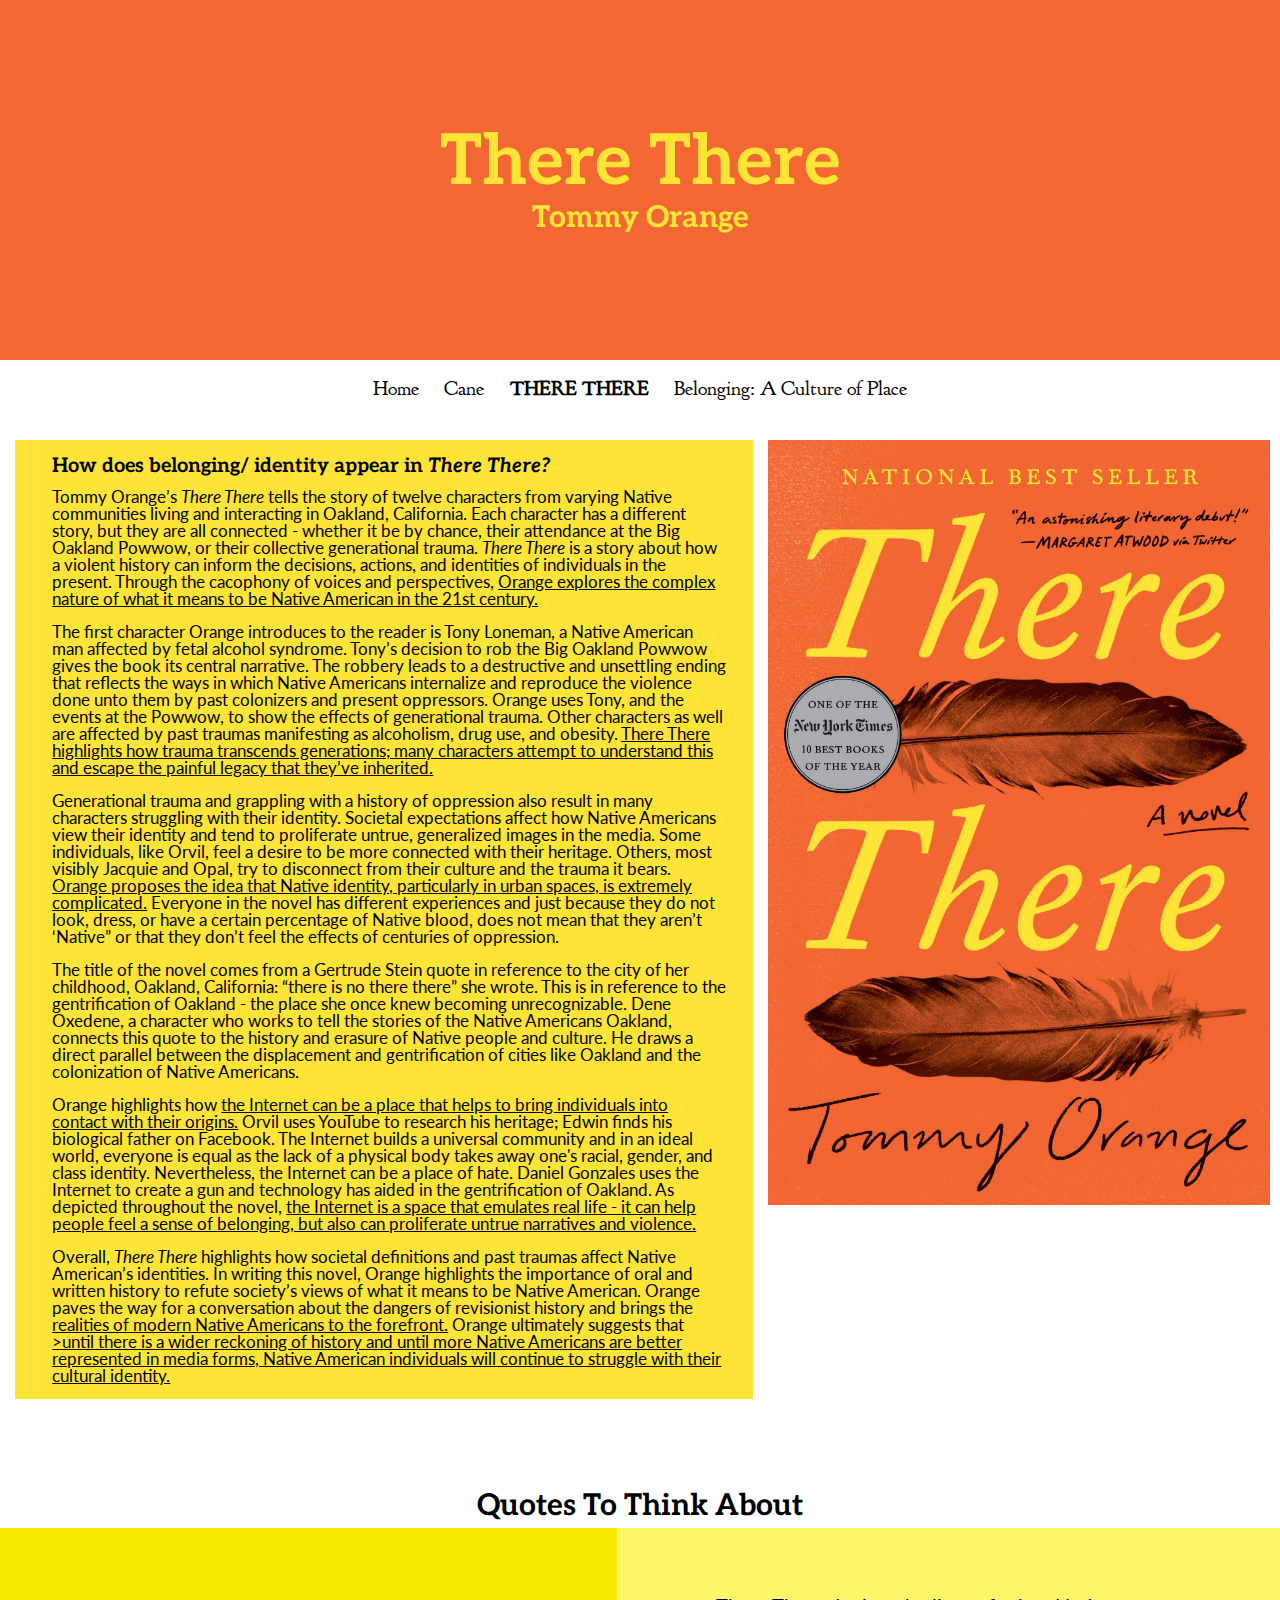
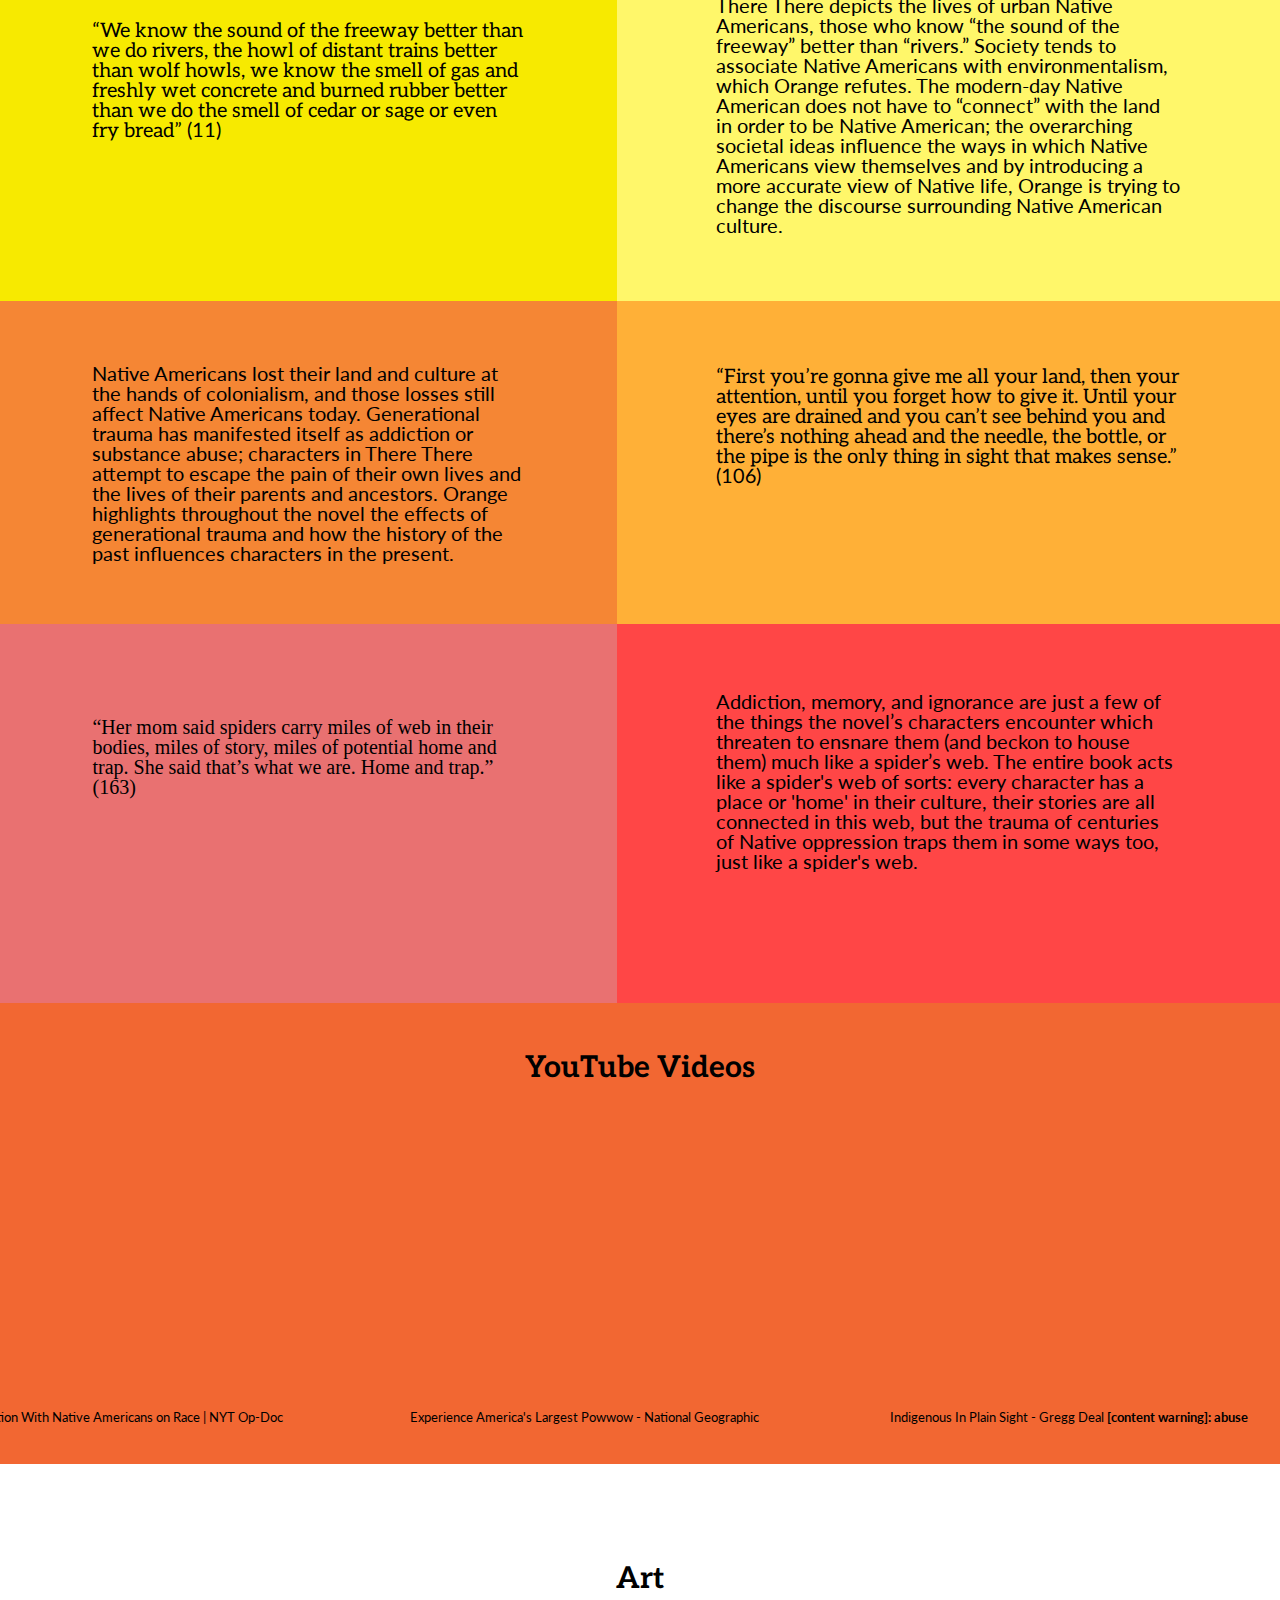
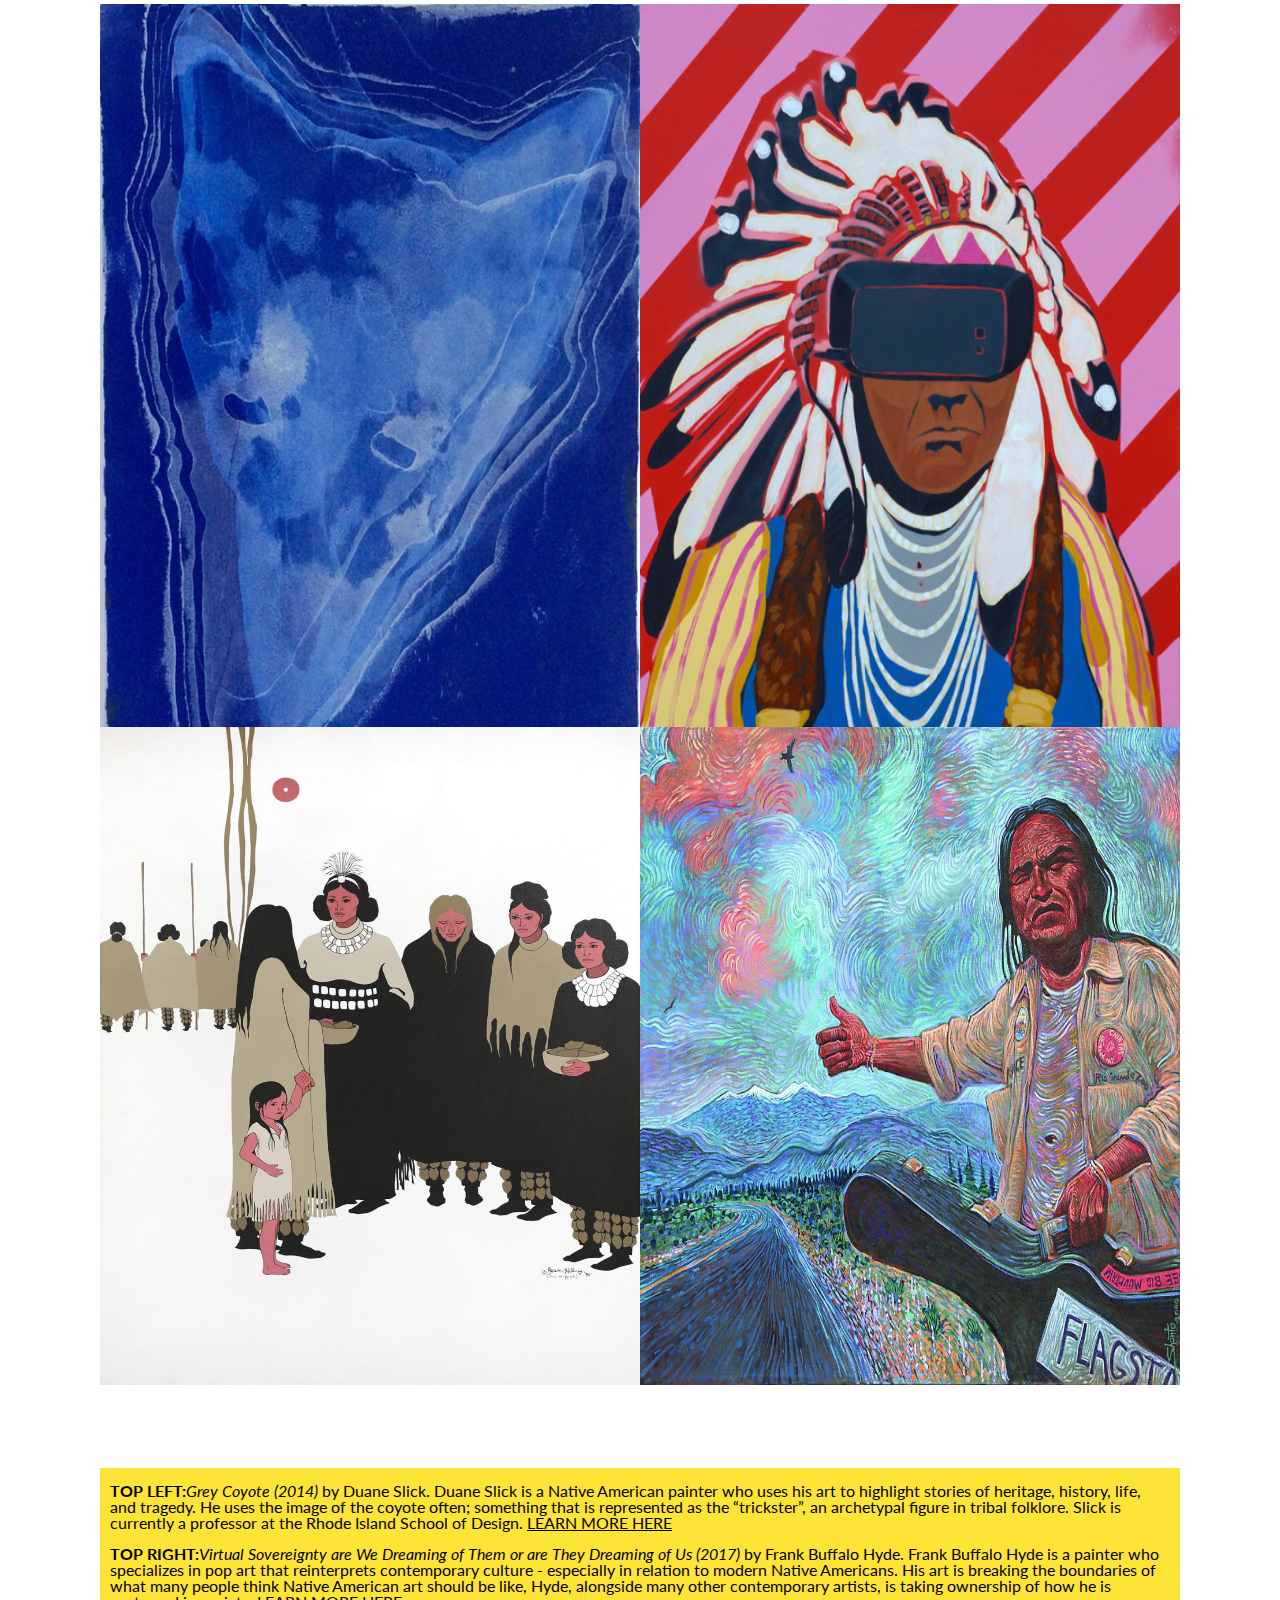
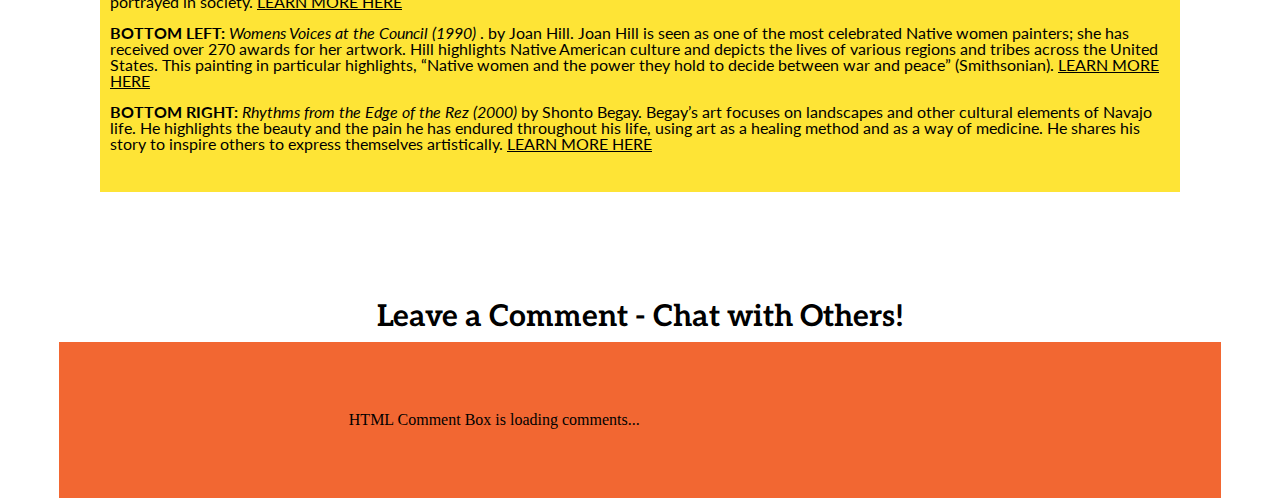
<file: therethere.html>
<!DOCTYPE html>
<html lang="en">
  <head>
    <meta charset="utf-8">
    <meta name="viewport" content="width=device-width, initial-scale=1.0">
    <link rel="stylesheet" type="text/css" href="css/html5reset.css">
    <link rel="stylesheet" type="text/css" href="css/style.css">
    <link rel="preconnect" href="https://fonts.gstatic.com">
    <link href="https://fonts.googleapis.com/css2?family=Aleo&family=Lato:wght@300&family=Goudy+Bookletter+1911&display=swap" rel="stylesheet">
  </head>
  <body>
    <header>
      <div class = "therethere">
        <div class="therethere-wrapper">
          <h1 class='therethere-text'>There There</h1>
        </div>
        <div class="therethere-wrapper">
          <h2 class="author-text-there">Tommy Orange</h2>
        </div>
      </div>

      <nav>
        <div class= "nav-menu" id = "nav-menu">
          <ul>
            <li><a href="index.html">Home</a></li>
            <li><a href="cane.html">Cane</a></li>
            <li><a class="current" href="therethere.html">There There</a></li>
            <li><a href="belonging.html">Belonging: A Culture of Place</a></li>
          </ul>
        </div>
      </nav>
    </header>

    <main>
      <div class="main-therethere">
        <div class='therethere-content'>
          <h4 class="there-titlep">How does belonging/ identity appear in <i>There There?</i></h4>
          <br>
          <p>
            Tommy Orange’s <i>There There</i> tells the story of twelve characters from varying Native 
            communities living and interacting in Oakland, California. Each character 
            has a different story, but they are all connected - whether it be by chance, 
            their attendance at the Big Oakland Powwow, or their collective generational trauma. 
            <i>There There</i> is a story about how a violent history can inform the decisions, actions, and 
            identities of individuals in the present. Through the cacophony of voices and perspectives, 
            <u>Orange explores the complex nature of what it means to be Native American in the 21st century.</u>
          </p>
          <br>
          <p>
            The first character Orange introduces to the reader is Tony Loneman, a Native American 
            man affected by fetal alcohol syndrome. Tony’s decision to rob the Big Oakland Powwow 
            gives the book its central narrative. The robbery leads to a destructive and unsettling 
            ending that reflects the ways in which Native Americans internalize and reproduce the 
            violence done unto them by past colonizers and present oppressors. Orange uses Tony, and 
            the events at the Powwow, to show the effects of generational trauma. Other characters as 
            well are affected by past traumas manifesting as alcoholism, drug use, and obesity. 
            <u>There There highlights how trauma transcends generations; many characters attempt to 
              understand this and escape the painful legacy that they’ve inherited. </u>
          </p>
          <br>
          <p>
            Generational trauma and grappling with a history of oppression also result in many 
            characters struggling with their identity. Societal expectations affect how Native Americans 
            view their identity and tend to proliferate untrue, generalized images in the media. 
            Some individuals, like Orvil, feel a desire to be more connected with their heritage. Others, 
            most visibly Jacquie and Opal, try to disconnect from their culture and the trauma it bears. 
            <u>Orange proposes the idea that Native identity, particularly in urban spaces, is extremely 
              complicated.</u> Everyone in the novel has different experiences and just because they do not 
            look, dress, or have a certain percentage of Native blood, does not mean that they aren’t 
            ‘Native” or that they don’t feel the effects of centuries of oppression. 
          </p>
          <br>
          <p>
            The title of the novel comes from a Gertrude Stein quote in reference to the city of her 
            childhood, Oakland, California: “there is no there there” she wrote. This is in reference to 
            the gentrification of Oakland  - the place she once knew becoming unrecognizable. Dene Oxedene,
            a character who works to tell the stories of the Native Americans Oakland, connects this 
            quote to the history and erasure of Native people and culture. He draws a direct parallel 
            between the displacement and gentrification of cities like Oakland and the colonization of 
            Native Americans. 
          </p>
          <br>
          <p>
            Orange highlights how <u> the Internet can be a place that helps to bring individuals into contact 
              with their origins.</u> Orvil uses YouTube to research his heritage; Edwin finds his biological 
            father on Facebook. The Internet builds a universal community and in an ideal world, everyone 
            is equal as the lack of a physical body takes away one's racial, gender, and class identity. 
            Nevertheless, the Internet can be a place of hate. Daniel Gonzales uses the Internet to create 
            a gun and technology has aided in the gentrification of Oakland. As depicted throughout the 
            novel, <u>the Internet is a space that emulates real life - it can help people feel a sense of 
              belonging, but also can proliferate untrue narratives and violence.</u>

          </p>
          <br>
          <p class="bottomp">
            Overall, <i>There There</i> highlights how societal definitions and past traumas affect 
            Native American’s identities. In writing this novel, Orange highlights the importance of 
            oral and written history to refute society’s views of what it means to be Native American. 
            Orange paves the way for a conversation about the dangers of revisionist history and brings 
            the <u>realities of modern Native Americans to the forefront.</u> Orange ultimately suggests that 
            <u>>until there is a wider reckoning of history and until more Native Americans are better 
              represented in media forms, Native American individuals will continue to struggle with 
              their cultural identity.</u>
          </p>
        </div>

        <div class="therethere-pic">
          <img src="images/therethere_image.jpg" class="therethere_page" alt="There There Cover">
        </div>

      </div>
  

      <h2 class='think-there quotes-there'> Quotes To Think About</h2>
      <div class="middle">
        <div class="txt quote1-therethere">
          <p>
            “We know the sound of the freeway better than we do rivers, the howl of 
            distant trains better than wolf howls, we know the smell of gas and freshly 
            wet concrete and burned rubber better than we do the smell of cedar or sage or even 
            fry bread” (11) 
          </p>
        </div>
        <div class="txt analysis1-therethere">
          <p>
            There There depicts the lives of urban Native Americans, those who know 
            “the sound of the freeway” better than “rivers.” Society tends to associate Native 
            Americans with environmentalism, which Orange refutes. The modern-day Native American
             does not have to “connect” with the land in order to be Native American; the overarching 
             societal ideas influence the ways in which Native Americans view themselves and by 
             introducing a more accurate view of Native life, Orange is trying to change the discourse 
             surrounding Native American culture. 
          </p>
        </div>

        <div class="txt quote2-therethere">
          <p>
            “First you’re gonna give me all your land, then your attention, until you forget how 
            to give it. Until your eyes are drained and you can’t see behind you and there’s nothing 
            ahead and the needle, the bottle, or the pipe is the only thing in sight that makes sense.” (106) 
          </p>
        </div>
        <div class="txt analysis2-therethere">
          <p>
            Native Americans lost their land and culture at the hands of colonialism, and those 
            losses still affect Native Americans today. Generational trauma has manifested itself 
            as addiction or substance abuse; characters in There There attempt to escape the pain 
            of their own lives and the lives of their parents and ancestors. Orange highlights 
            throughout the novel the effects of generational trauma and how the history of the past 
            influences characters in the present. 
          </p>
        </div>

        <div class="txt quote3-therethere">
          <p>
            “Her mom said spiders carry miles of web in their bodies, miles of story, 
            miles of potential home and trap. She said that’s what we are. Home and trap.” (163) 
          </p>
        </div>

        <div class="txt analysis3-therethere">
          <p>
            Addiction, memory, and ignorance are just a few of the things the novel’s characters 
            encounter which threaten to ensnare them (and beckon to house them) much like a spider’s web. 
            The entire book acts like a spider's web of sorts: every character has a place or 'home' in 
            their culture, their stories are all connected in this web, but the trauma of centuries of 
            Native oppression traps them in some ways too, just like a spider's web. 
          </p>
        </div>
      </div>
      
      <h2 class="educ-there quotes">YouTube Videos</h2>

      <div class="bottom-mid-there">
        <div class="there-vid1">
          <iframe width="460" height="315" src="https://www.youtube.com/embed/siMal6QVblE" 
          title="YouTube video player" frameborder="0" allow="accelerometer; autoplay; 
          clipboard-write; encrypted-media; gyroscope; picture-in-picture" allowfullscreen></iframe>
          <p>A Conversation With Native Americans on Race | NYT Op-Doc</p>
        </div>
  
        <div class="there-vid2">
          <iframe width="460" height="315" src="https://www.youtube.com/embed/5j1Vt1impIE" 
          title="YouTube video player" frameborder="0" 
          allow="accelerometer; autoplay; clipboard-write; encrypted-media; gyroscope; picture-in-picture" 
          allowfullscreen></iframe>
          <p>Experience America's Largest Powwow - National Geographic</p>
        </div>
  
        <div class="there-vid3">
          <iframe width="460" height="315" src="https://www.youtube.com/embed/s3FL9uhTH_s" 
          title="YouTube video player" frameborder="0" allow="accelerometer; autoplay; 
          clipboard-write; encrypted-media; gyroscope; picture-in-picture" allowfullscreen></iframe>
           <p>Indigenous In Plain Sight - Gregg Deal <b>[content warning]: abuse</b></p>
        </div>
      </div>

      
      <h2 class="there-quotes">Art</h2>
  

      <div class="therethere-imgs">
        <div class="there-art art-contain1"><img src="images/slick-img.jpg"></div>
        <div class="there-art art-contain2"><img src="images/hyde-img.jpg"></div>
        <div class="there-art art-contain3"><img src="images/hill-img.jpg"></div>
        <div class="there-art art-contain4"><img src="images/begay-img.jpg"></div>
        <div class="there-descriptions">
          <p>
            <b>TOP LEFT:</b><i>Grey Coyote (2014)</i> by Duane Slick. Duane Slick is a 
            Native American painter who uses his art to highlight stories of heritage, 
            history, life, and tragedy. He uses the image of the coyote often; 
            something that is represented as the “trickster”, an archetypal figure in tribal folklore. 
            Slick is currently a professor at the Rhode Island School of Design. 
            <a href="http://www.duaneslickstudios.com/index.html" style="text-decoration: underline;" >LEARN MORE HERE</a>
          </p>

          <p>
            <b>TOP RIGHT:</b><i>Virtual Sovereignty are We Dreaming of Them or are They Dreaming of Us (2017)</i> by Frank Buffalo Hyde. Frank Buffalo Hyde is 
            a painter who specializes in pop art that reinterprets contemporary culture - 
            especially in relation to modern Native Americans. His art is breaking the boundaries 
            of what many people think Native American art should be like, Hyde, alongside many other 
            contemporary artists, is taking ownership of how he is portrayed in society. 
           <a href="https://frankbuffalohyde.com/home.html" style="text-decoration: underline;" >LEARN MORE HERE</a>
         </p>

         <p>
          <b>BOTTOM LEFT:</b> <i>Womens Voices at the Council (1990) </i>. by Joan Hill. Joan Hill is seen as one of the 
          most celebrated Native women painters; she has received over 270 awards for her artwork. 
          Hill highlights Native American culture and depicts the lives of various regions and tribes 
          across the United States. This painting in particular highlights, “Native women and the power 
          they hold to decide between war and peace” (Smithsonian). 
          <a href="https://artsandculture.google.com/exhibit/joan-hill-bureau-of-indian-affairs/LQKCJNZtEEKYLA?hl=en" style="text-decoration: underline" >LEARN MORE HERE</a>
        </p>

        <p class="there-bottom-bottom">
          <b>BOTTOM RIGHT:</b> <i>Rhythms from the Edge of the Rez (2000)</i> by Shonto Begay. Begay’s art 
         focuses on landscapes and other cultural elements of Navajo life. He highlights the beauty and 
         the pain he has endured throughout his life, using art as a healing method and as a way of medicine.
          He shares his story to inspire others to express themselves artistically.
          <a href="http://www.shontobegay.net/home/biography/" style="text-decoration: underline" >LEARN MORE HERE</a>
        </p>
        </div>
      </div>
      <h2 class="end quotes-there">Leave a Comment  - Chat with Others!</h2>
      <div class="there-comments">

      <!-- begin wwww.htmlcommentbox.com -->
       <div id="HCB_comment_box"><a href="http://www.htmlcommentbox.com">HTML Comment Box</a> is loading comments...</div>
       <link rel="stylesheet" type="text/css" href="https://www.htmlcommentbox.com/static/skins/bootstrap/twitter-bootstrap.css?v=0" />
       <script type="text/javascript" id="hcb"> /*<!--*/ if(!window.hcb_user){hcb_user={};} (function(){var s=document.createElement("script"), l=hcb_user.PAGE || (""+window.location).replace(/'/g,"%27"), h="https://www.htmlcommentbox.com";s.setAttribute("type","text/javascript");s.setAttribute("src", h+"/jread?page="+encodeURIComponent(l).replace("+","%2B")+"&mod=%241%24wq1rdBcg%24c5qG6X0HiNQbRKyhVCHBn1"+"&opts=16862&num=10&ts=1619031377214");if (typeof s!="undefined") document.getElementsByTagName("head")[0].appendChild(s);})(); /*-->*/ </script>
       <!-- end www.htmlcommentbox.com -->

      </div>
    </main>
</html>
</file>
<file: css/style.css>
/* BEGINNING OF CSS STYLE SHEET */


/* Index Page */

.header-container {
    display: flex;
    flex-direction: column;
    justify-content: center; 
    align-items: center; 
    background-size: cover;
    background-clip: content-box;
    width: 100vw;
    height: 40vh; 
    background-color:#baf1a1;
    
}

.wrapper-text p {
    text-align: center;
    margin-top: 7px;  
    font-size: 26px;
    font-family: 'Goudy Bookletter 1911', serif;
}

.wrapper h1 {
    font-size: 50px;
    color: black; 
    text-shadow: none;
    display: inline-block;
    margin-left: auto; 
    margin-right: auto; 
    font-family: 'Goudy Bookletter 1911', serif;
}

nav a, div a{
	color: black;
	text-decoration: none;
}

nav a:active{
    font-weight: bold;
    font-family: 'Goudy Bookletter 1911', serif;
}

nav li:hover{
    text-decoration: underline;
}


#nav-menu ul {
    display:flex; 
    flex-direction: row;
    justify-content: center; 
    margin-top: 10px;
    margin-bottom: 40px;
    
}

#nav-menu li {
    font-size: 30px;
    margin-right: 0%;
    padding-left: 1%;
    padding-right: 1%;
    font-family: 'Goudy Bookletter 1911', serif;
}

#nav-menu li a {
    font-size: 20px;


}

#nav-menu li .current{
    font-weight: bold;
    text-transform: uppercase;
}

.statement {
    background-color: #9de3d0;
    padding: 10% 15%;
    font-family: 'Goudy Bookletter 1911', serif;
}
.purpose {
    font-size: 25px;
    font-family: 'Goudy Bookletter 1911', serif;
}

.purpose2 {
    font-size: 25px;
    font-family: 'Goudy Bookletter 1911', serif;

}

li {
    font-size: 25px; 
    font-family: 'Goudy Bookletter 1911', serif;
    
}

#main {
    display: grid;
    grid-template-rows: repeat(2, auto);
    grid-template-columns: repeat(3,auto);
}

.cane-page{
    grid-column: 1/2;
    grid-row: 1 / span 1;
    font-family: 'Goudy Bookletter 1911', serif;

}

.title-img1 {
    grid-column: 1/2;
    grid-row: 2 / span 1;
}

.therethere-page{
    grid-column: 2/ span 1;
    grid-row: 1 / span 1;
    font-family: 'Goudy Bookletter 1911', serif;

}

.title-img2 {
    grid-column: 2 / span 1;
    grid-row: 2 / span 1;
}

.belonging-page{
    grid-column: 3/ span 1;
    grid-row: 1 / span 1;
    font-family: 'Goudy Bookletter 1911', serif;

}

.title-img3 {
    grid-column: 3 / span 1;
    grid-row: 2 / span 1;
}

.content-heads {
    font-size: 24px;
    text-align: center;
    margin-top: 7%;
    margin-bottom: 3%; 
    text-decoration: underline;
    font-family: 'Goudy Bookletter 1911', serif;
}
.cane-page p, .belonging-page p, .therethere-page p{
    font-size: 17px;
    padding-right: 10%;
    padding-left: 15%;
}

.title-img1 img, .title-img2 img, .title-img3 img{
    height: 65vh;
    width: 23vw;
    margin-top: 5%;
    margin-bottom: 10%;
    display: block;
    margin-right: auto;
    margin-left: auto;
    border: 2px solid grey; 
}




.home-button1, .home-button2, .home-button3{
    display: block;
    margin-top: 3%;
    margin-bottom: 3%;
    margin-left: auto;
    margin-right: auto;
    background-color: lightgray; 
    backface-visibility: hidden;
    border: 0.3rem solid transparent;
    border-radius: 1.2rem;
    padding: 0.7rem 2rem;
    font-weight: 700;
    font-size: 17px;
    color: black;
    font-family: 'Goudy Bookletter 1911', serif;
}

.home-button1:hover{
    background: rgb(0,158,170); 
    
}
.home-button2:hover{
    background: #f26732;
}

.home-button3:hover{
    background: #900738;
    color: white;
}

#respond {
    margin-top: 40px;
  }
  
#respond input[type='text'],
#respond input[type='email'],
#respond textarea {
    margin-bottom: 10px;
    display: block;
    width: 100%;
  
    border: 1px solid rgba(0, 0, 0, 0.1);
    -webkit-border-radius: 5px;
    -moz-border-radius: 5px;
    -o-border-radius: 5px;
    -ms-border-radius: 5px;
    -khtml-border-radius: 5px;
    border-radius: 5px;
  
    line-height: 1.4em;
}




/* Cane Page */

.cane{
    display: flex;
    flex-direction: column;
    justify-content: center; 
    align-items: center; 
    background-size: cover;
    background-clip: content-box;
    width: 100vw;
    height: 40vh; 
    background-color:#009eaa;
}


.cane-wrapper h1 {
    font-size: 80px;
    color: #fed350;
    text-shadow: none;
    display: inline-block;
    margin-left: auto; 
    margin-right: auto; 
    text-align: center;
    font-family: 'Cinzel', serif;
}


.cane-wrapper .author-text {
    font-size: 30px;
    margin-top: 5px; 
    color: #fed350;
    font-family: 'Cinzel', serif;
}


.begin-main {
    display: grid;
    grid-template-rows: repeat(1, auto);
    grid-template-columns: repeat(2,auto);
    margin-bottom: 5%;
}

.titlep {
    font-family: 'Cinzel', serif;
    margin-bottom: -.5%;
    margin-top: -1%;
    margin-left: 8%;
    font-size: 20px; 
}
.cane-pic img {
    height: 90vh; 
    margin-left: 7%;
}

.cane-content p{
    font-size: 17px;
    margin-left: 8%;
    margin-right: 5%;
    font-family: 'Lato', sans-serif;

}

.cane-content{
    background-color: #fed350;
    margin-left: 4%;
    padding-top: 3%;
    margin-right: 4%;
    margin-bottom: .35%;
}

.think {
    margin-top: 5px; 
    margin-bottom: 7px;
    font-family: 'Cinzel', serif;
    margin-top: 2%;

}


.quotes {
    text-align: center;
    font-size: 30px;
    font-family: 'Cinzel', serif;
}

.txt {
    font-size: 20px;
}
.middle {
    display: grid;
    grid-template-rows: repeat(3, auto);
    grid-template-columns: repeat(2, auto);
}

.quote1  {
    grid-row: 1/2;
    grid-column: 1/2;
    padding: 10% 15% 10% 15%; 
    padding-bottom: 5%;
    background-color: #fffcc1;
    font-family: 'Cinzel', serif;
}

.analysis1 {
    grid-row: 1/2; 
    grid-column: 2/ span 1;
    padding: 10% 15% 10% 15%; 
    padding-bottom: 10%; 
    background-color: #ffefa0;
    font-family: 'Lato', sans-serif;
    
}

.quote2 {
    grid-row: 2/3; 
    grid-column: 2/ span 1; 
    padding: 10% 15% 10% 15%; 
    padding-bottom: 10%; 
    padding-top: 25%; 
    background-color: #ccffbd;
    font-family: 'Cinzel', serif;
}

.analysis2 {
    grid-row: 2/3; 
    grid-column: 1/ span 1; 
    padding: 10% 15% 10% 15%; 
    padding-bottom: 10%; 
    background-color: #7eca9c;
    font-family: 'Lato', sans-serif;
}

.quote3  {
    grid-row: 3/-1;
    grid-column: 1/2;
    padding: 10% 15% 10% 15%; 
    padding-bottom: 20%;
    padding-top: 15%;
    background-color: #94ebcd;
    font-family: 'Cinzel', serif;
}

.analysis3 {
    grid-row: 3/-1; 
    grid-column: 2/ span 1;
    padding: 10% 15% 10% 15%; 
    padding-bottom: 20%; 
    background-color: #6ddccf;
    font-family: 'Lato', sans-serif;
}
.educ {
    padding-top: 50px;
    background: #009eaa;
}
.bottom-mid {
    display:flex; 
    flex-direction: row;
    justify-content: center;
    align-items: center;
    background: #009eaa;
    padding-bottom: 20px;
    margin-bottom: 100px;

}

.cane-vid1 p, .cane-vid2 p, .cane-vid3 p {
    font-size: 13px; 
    margin-bottom: 10px;
    font-family: 'Lato', sans-serif;
}


.cane-vid1, .cane-vid2, .cane-vid3{
    margin: 10px; 
}



.cane-imgs{
    display: grid;
    grid-template-columns: 50% 50%;
    border-right: 70px solid white; 
    border-left: 70px solid white;
    border-top: 10px solid white;   
}
.cane-art img {
    width:100%;
    height:100%;
}

.art-container2, .art-container4{
    height:100%;
    
}
.descriptions  {
    grid-column: 1/ span 2;
    padding-top: 10px; 

  
}

.descriptions p{ 
    padding-top: 10px;
    font-family: 'Lato', sans-serif;
    background-color: #fed350; 
    padding-left: 10px;
    padding-right: 10px;
}

.descriptions p a:hover {
    background-color: #009eaa;
}
.bottom-bottom {
    padding-bottom: 40px;
    margin-bottom: 20px;
}
.end {
    padding-bottom: 10px;
}

.comments {
    width: 50%; 
    padding: 70px; 
    border-right: 220px solid #009eaa;
    border-left: 220px solid #009eaa;
    background-color: #009eaa; 
    margin-left: auto;
    margin-right: auto;
    background-color: #009eaa;
}

#HCB_comment_box h3 { 
    font-family: 'Cinzel', serif;
    font-size: 20px;
    display: none;
}

#HCB_comment_box #comments_list {
    background-color: white;
    padding: 10px; 
    border: 1px solid grey;
    margin-bottom: 2px; 
}

#HCB_comment_box p.hcb-comment-body {
    padding-bottom: 5px; 
}
#HCB_comment_box #hcb_form_content,
#HCB_comment_box #hcb_form_email,
#HCB_comment_box #hcb_form_name,
#HCB_comment_box #hcb_form_website {
  padding-bottom: 10px;
}
#comments_list #comment_15410640 {
    display:none; 
}


/* There There Page */
.therethere{
    display: flex;
    flex-direction: column;
    justify-content: center; 
    align-items: center; 
    background-size: cover;
    background-clip: content-box;
    width: 100vw;
    height: 40vh; 
    background-color: #f26732;

}

.therethere-wrapper h1 {
    font-size: 70px;
    color: #fee436; 
    text-shadow: none;
    display: inline-block;
    margin-left: auto; 
    margin-right: auto; 
    text-align: center;
    font-family: 'Aleo', serif;
}


.therethere-wrapper .author-text-there {
    font-size: 30px;
    margin-top: 5px; 
    font-family: 'Aleo', serif;
    color: #fee436
}


.there-titlep {
    font-family: 'Aleo', serif;
    margin-bottom: -.5%;
    margin-top: -1%;
    margin-left: 5%;
    font-size: 20px; 
}

.main-therethere{
    display: grid;
    grid-template-rows: repeat(1, auto);
    grid-template-columns: 60% 40%;
}



.therethere-pic img {
    max-width: 100%;

}

.therethere-content{
    background-color: #fee436;
    margin-left: 2%;
    margin-right:2%;
    padding-top: 3%;
    margin-bottom: .35%;
    margin-right: 2%;
}

.therethere-content p{
    font-size: 17px;
    margin-left: 5%;
    margin-right: 3.5%;
    font-family: 'Lato', sans-serif;
}

.bottomp {
    margin-bottom: 2%;
}
.therethere-pic {
    padding-right: 2%;
}

.think-there {
    margin-top: 10px; 
    margin-bottom: 7px;
    font-family: 'Aleo', serif;
    margin-top: 2%;

}

.quotes-there {
    margin-top: 90px; 
    text-align: center;
    font-size: 30px;
    font-family: 'Aleo', serif;
}


.quote1-therethere  {
    grid-row: 1/2;
    grid-column: 1/2;
    padding: 10% 15% 10% 15%; 
    padding-top: 15%;
    padding-bottom: 5%;
    background-color: #f7ea00;
    font-family: 'Aleo', serif;
}

.analysis1-therethere {
    grid-row: 1/2; 
    grid-column: 2/ span 1;
    padding: 10% 15% 10% 15%; 
    padding-bottom: 10%; 
    background-color: #fff76a;
    font-family: 'Lato', sans-serif;
    
}

.quote2-therethere {
    grid-row: 2/3; 
    grid-column: 2/ span 1; 
    padding: 10% 15% 10% 15%; 
    padding-bottom: 10%; 
    padding-top: 10%; 
    background-color: #ffb037;
    font-family: 'Aleo', serif;
    
}

.analysis2-therethere {
    grid-row: 2/3; 
    grid-column: 1/ span 1; 
    padding: 10% 15% 10% 15%; 
    padding-bottom: 10%; 
    background-color: #f58634;
    font-family: 'Lato', sans-serif;
}

.quote3-therethere  {
    grid-row: 3/-1;
    grid-column: 1/2;
    padding: 10% 15% 10% 15%; 
    padding-bottom: 20%;
    padding-top: 15%;
    background-color: #e97171;

}

.analysis3-therethere {
    grid-row: 3/-1; 
    grid-column: 2/ span 1;
    padding: 10% 15% 10% 15%; 
    padding-bottom: 20%; 
    background-color: #ff4646;
    font-family: 'Lato', sans-serif;
}

.educ-there {
    padding-top: 50px;
    background: #f26732;
    font-family: 'Aleo', serif;
}

.bottom-mid-there {
    display:flex; 
    flex-direction: row;
    justify-content: center;
    align-items: center;
    background: #f26732;
    padding-bottom: 20px;
    margin-bottom: 100px;

}

.there-vid1 p, .there-vid2 p, .there-vid3 p {
    font-size: 13px; 
    margin-bottom: 10px;
    font-family: 'Lato', sans-serif;
}


.there-vid1, .there-vid2, .there-vid3{
    margin: 10px; 
}

.there-quotes {
    text-align: center;
    font-size: 30px;
    font-family: 'Aleo', serif;
}



.therethere-imgs{
    display: grid;
    grid-template-columns: 50% 50%;
    border-right: 100px solid white; 
    border-left: 100px solid white;
    border-top: 10px solid white;   
}
.there-art img {
    width:100%;
    height: 100%;
}

.art-contain1{
    height:112%;
}
.art-contain3, .art-contain4 {
    height: 90%;
}

.art-contain2 {
    height: 115%; 
}

.there-descriptions  {
    grid-column: 1/ span 2;
    padding-top: 10px; 

  
}

.there-descriptions p{ 
    padding-top: 15px;
    font-family: 'Lato', sans-serif;
    background-color: #fee436; 
    padding-left: 10px;
    padding-right: 10px;
}

.there-descriptions p a:hover {
    background-color: #f26732;
}
.there-bottom-bottom {
    padding-bottom: 40px;
    margin-bottom: 20px;
}

.there-comments {
    width: 45.5%; 
    padding: 70px; 
    border-right: 220px solid #f26732;
    border-left: 220px solid #f26732;
    background-color: #f26732; 
    margin-left: auto;
    margin-right: auto
}

/* Belonging Page */

.belonging{
    display: flex;
    flex-direction: column;
    justify-content: center; 
    align-items: center; 
    background-size: cover;
    background-clip: content-box;
    width: 100vw;
    height: 40vh; 
    background-color: #a1b4b6;

}

.belonging-wrapper h1 {
    font-size: 55px;
    color: black; 
    text-shadow: none;
    display: inline-block;
    margin-left: auto; 
    margin-right: auto; 
    text-align: center;
    font-family: 'Frank Ruhl Libre', serif;
}


.belonging-wrapper .author-text-belong {
    font-size: 40px;
    margin-top: 5px; 
    font-family: 'Aleo', serif;
    color: black; 
    font-family: 'Frank Ruhl Libre', serif;
}

.main-belonging {
    display: grid;
    grid-template-rows: repeat(1, auto);
    grid-template-columns: repeat(2,auto);
    margin-bottom: 5%;
}

.belong-titlep {
    margin-bottom: -.5%;
    margin-top: -1%;
    margin-left: 8%;
    font-size: 20px; 
    padding-bottom: 10px;
    color: #900738;
    font-family: 'Frank Ruhl Libre', serif;
}
.belong-pic img {
    height: 90vh; 
    margin-left: 7%;
    border: 1px solid grey; 
}

.belong-content p{
    font-size: 17px;
    margin-left: 8%;
    margin-right: 5%;
    font-family: 'Lato', sans-serif;

}

.belong-content{
    background-color: #a1b4b6; 
    margin-left: 4%;
    padding-top: 3%;
    margin-right: 4%;
    margin-bottom: .35%;
}



.think-belong {
    margin-top: 5px; 
    margin-bottom: 7px;
    margin-top: 2%;
    font-family: 'Frank Ruhl Libre', serif;

}


.quotes-belong {
    text-align: center;
    font-size: 30px;
    font-family: 'Frank Ruhl Libre', serif;
}

.txt {
    font-size: 20px;
}

.quote1-belong  {
    grid-row: 1/2;
    grid-column: 1/2;
    padding: 10% 15% 10% 15%; 
    padding-top: 18%;
    padding-bottom: 5%;
    background-color: #C32146;
    color: white; 
    font-family: 'Frank Ruhl Libre', serif;
}

.analysis1-belong {
    grid-row: 1/2; 
    grid-column: 2/ span 1;
    padding: 10% 15% 10% 15%; 
    padding-bottom: 10%; 
    background-color:#B61A38;
    color: white; 
    font-family: 'Lato', sans-serif;
    
}

.quote2-belong {
    grid-row: 2/3; 
    grid-column: 2/ span 1; 
    padding: 10% 15% 10% 15%; 
    padding-bottom: 10%; 
    padding-top: 12%; 
    background-color: #A8142A;
    color: white; 
    font-family: 'Frank Ruhl Libre', serif;
}

.analysis2-belong {
    grid-row: 2/3; 
    grid-column: 1/ span 1; 
    padding: 10% 15% 10% 15%; 
    padding-bottom: 10%; 
    background-color: #9B0D1C;
    color: white; 
    font-family: 'Lato', sans-serif;
}

.quote3-belong  {
    grid-row: 3/-1;
    grid-column: 1/2;
    padding: 10% 15% 10% 15%; 
    padding-bottom: 20%;
    padding-top: 19%;
    background-color: #8D070E;
    color: white; 
    font-family: 'Frank Ruhl Libre', serif;
}

.analysis3-belong {
    grid-row: 3/-1; 
    grid-column: 2/ span 1;
    padding: 10% 15% 10% 15%; 
    padding-bottom: 20%; 
    background-color:   #800000;
    color: white; 
    font-family: 'Lato', sans-serif;
}



.educ-belong {
    padding-top: 40px;
    background: #900738;
    color:white;
    font-family: 'Frank Ruhl Libre', serif;
}
.bottom-mid-belong {
    display:flex; 
    flex-direction: row;
    justify-content: center;
    align-items: center;
    background: #900738;
    padding-bottom: 20px;
    margin-bottom: 100px;

}

.belong-vid1 p, .belong-vid2 p, .belong-vid3 p {
    font-size: 13px; 
    margin-bottom: 10px;
    font-family: 'Lato', sans-serif;
    color: white;  
}


.belong-vid1, .belong-vid2, .belong-vid3{
    margin: 10px; 
}



.belong-imgs{
    display: grid;
    grid-template-columns: 50% 50%;
    border-right: 70px solid white; 
    border-left: 70px solid white;
    border-top: 10px solid white;   
}
.belong-art img {
    width:100%;
    height:100%;
}

.container1 img {
    border: 1px solid grey; 
}

.container2 {
    height:100%;
    
}
.container3 {
    padding-top: .2%;
}

.container4 {
    height: 99.6%;
}
.belong-descriptions  {
    grid-column: 1/ span 2;
    padding-top: 10px; 

  
}

.belong-descriptions p{ 
    padding-top: 10px;
    font-family: 'Lato', sans-serif;
    background-color: #ADAEB3; 
    padding-left: 10px;
    padding-right: 10px;
}

.belong-descriptions p a:hover {
    background-color: #900738;
}
.bottom-bottom {
    padding-bottom: 40px;
    margin-bottom: 20px;
}
.end {
    padding-bottom: 10px;
}

.be-comments {
    width: 50%; 
    padding: 70px; 
    border-right: 220px solid #ADAEB3;
    border-left: 220px solid #ADAEB3;
    background-color: #ADAEB3; 
    margin-left: auto;
    margin-right: auto
}
</file>
